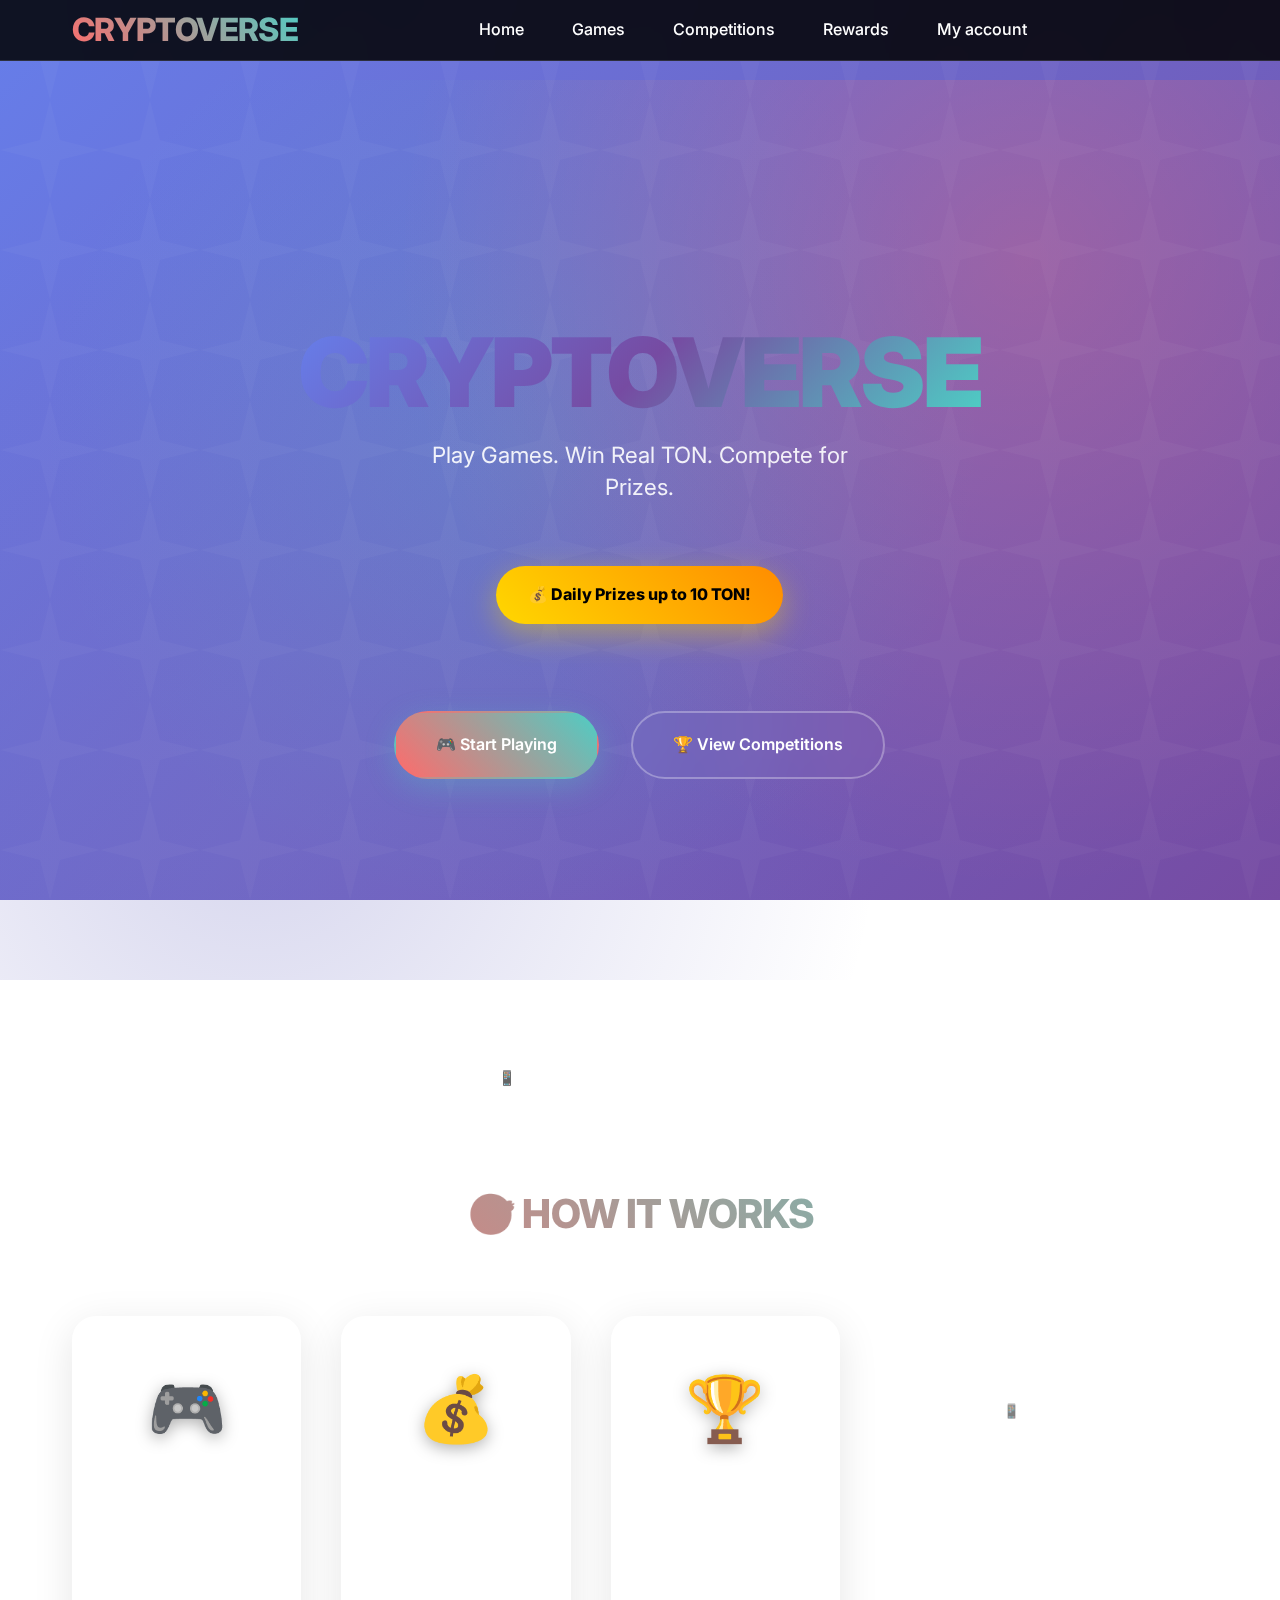
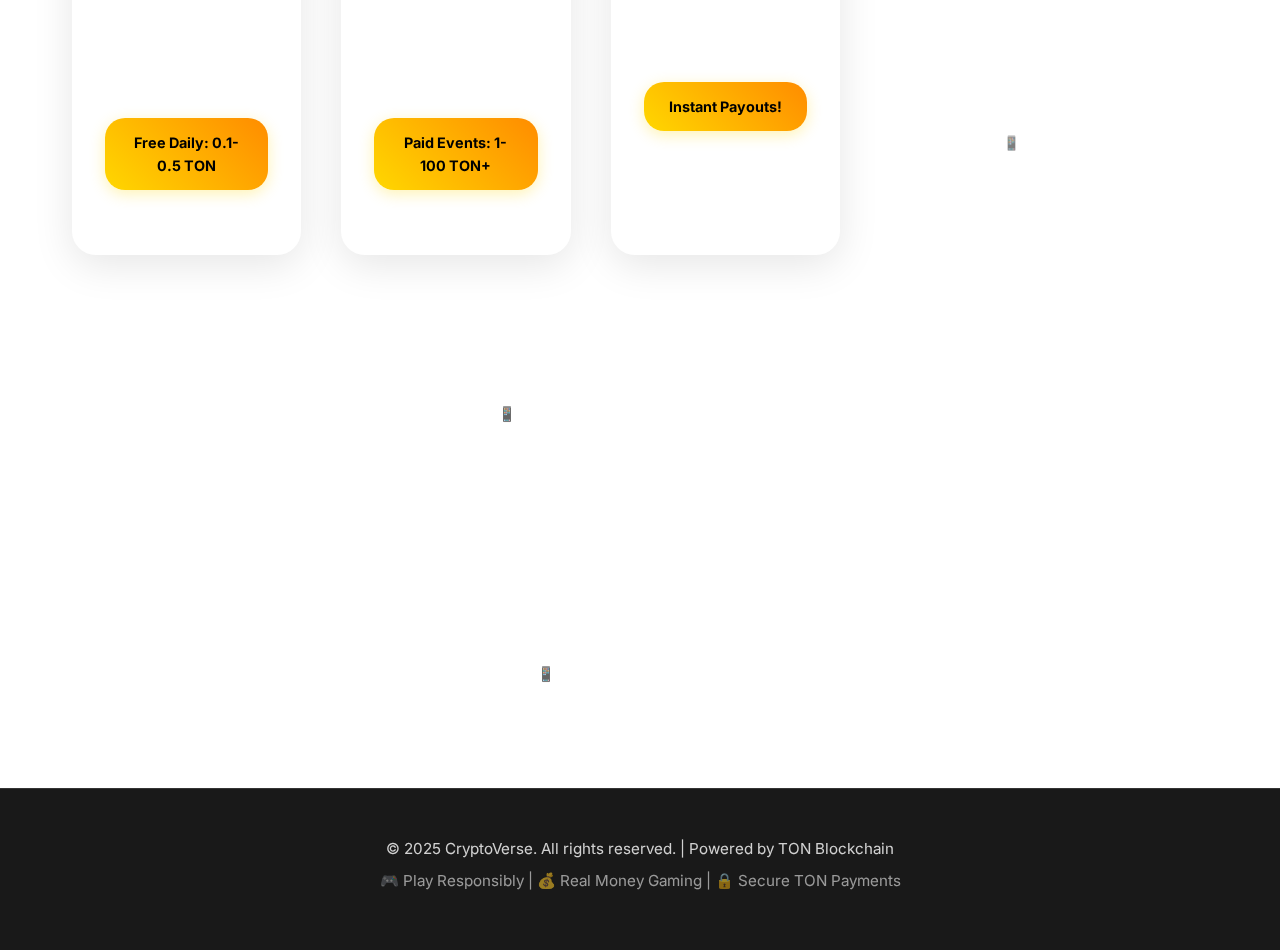
<file: index.html>
<!DOCTYPE html>
<html lang="en">
<head>
    <meta charset="UTF-8">
    <meta name="viewport" content="width=device-width, initial-scale=1.0, maximum-scale=5.0">
    <title>CryptoVerse - Win Real TON Playing Games</title>
    <link rel="stylesheet" href="styles.css">
</head>
<body>
    <!-- Header -->
    <header>
        <nav class="container">
            <div class="logo">CryptoVerse</div>
            <ul class="nav-links">
                <li><a href="#" onclick="showSection('home')">Home</a></li>
                <li><a href="#" onclick="showSection('games')">Games</a></li>
                <li><a href="#" onclick="showSection('competitions')">Competitions</a></li>
                <li><a href="#" onclick="showSection('rewards')">Rewards</a></li>
                <li><a href="#" onclick="showSection('account')">My account</a></li> <!-- DANGER -->
            </ul>
            <div class="auth-buttons" id="auth-container">
                <script async src="https://telegram.org/js/telegram-widget.js?21"
                    data-telegram-login="tongames_test_bot"
                    data-size="large"
                    data-userpic="true"
                    data-onauth="onTelegramAuth(user)"
                    data-request-access="write">
                </script>
            </div>
                <script>
                function onTelegramAuth(user) {
                    const authContainer = document.getElementById("auth-container");
                        authContainer.innerHTML = `
                            <div class="user-info" style="display:flex;align-items:center;">
                            <img src="${user.photo_url}" style="width:40px; height:40px; border-radius:50%; margin-right:10px;" />
                            <span style="font-size:16px;">${user.first_name}</span>
                            </div>
                            `;
                            localStorage.setItem("telegramUser", JSON.stringify(user));
                            }
                </script>
        </nav>
    </header>

    <!-- Home Section -->
    <section id="home" class="section active">
        <div class="hero">
            <div class="hero-content">
                <h1>CryptoVerse</h1>
                <p>Play Games. Win Real TON. Compete for Prizes.</p>
                <div class="prize-highlight">💰 Daily Prizes up to 10 TON!</div>
                <div class="hero-buttons">
                    <a href="#" class="btn btn-primary" onclick="showSection('games')">🎮 Start Playing</a>
                    <a href="#" class="btn btn-secondary" onclick="showSection('competitions')">🏆 View Competitions</a>
                </div>
            </div>
        </div>

        <!-- Top Banner Ad -->
        <div class="container">
            <div class="ad-banner">
                📱 Advertisement Space - 728x90 Banner
            </div>
        </div>

        <div class="container">
            <h2>🎯 How It Works</h2>
            
            <div class="content-with-ads">
                <div class="main-content">
                    <div class="games-grid">
                        <div class="game-card">
                            <span class="game-icon">🎮</span>
                            <h3>Play Free Games</h3>
                            <p>Start with free games to practice and earn small rewards from our ad revenue.</p>
                            <div class="prize-info">Free Daily: 0.1-0.5 TON</div>
                        </div>
                        <div class="game-card">
                            <span class="game-icon">💰</span>
                            <h3>Enter Competitions</h3>
                            <p>Join paid competitions with entry fees for bigger prize pools and serious competition.</p>
                            <div class="prize-info">Paid Events: 1-100 TON+</div>
                        </div>
                        <div class="game-card">
                            <span class="game-icon">🏆</span>
                            <h3>Win Real TON</h3>
                            <p>Get paid automatically to your TON wallet at the end of each competition period.</p>
                            <div class="prize-info">Instant Payouts!</div>
                        </div>
                    </div>
                </div>
                
                <div class="ads-sidebar">
                    <div class="ad-sidebar">📱 Sidebar Ad<br>300x250<br>Rectangle</div>
                    <div class="ad-sidebar">📱 Sidebar Ad<br>300x600<br>Half Page</div>
                </div>
            </div>
        </div>

        <!-- Another Banner Ad -->
        <div class="container">
            <div class="ad-banner">
                📱 Advertisement Space - 728x90 Banner
            </div>
        </div>
    </section>

    <!-- Games Section -->
    <section id="games" class="section">
        <div class="container">
            <h2>🎮 Games</h2>
            
            <!-- Ad Banner -->
            <div class="ad-banner">
                📱 Games Section Ad - 728x90 Banner
            </div>
            
            <div class="content-with-ads">
                <div class="main-content">
                    <h3>🎯 Strategy Games</h3>
                    <div class="games-grid">
                        <div class="game-card">
                            <div class="game-icon">♟️</div>
                            <h3>Chess</h3>
                            <p>Classic chess against people or AI!</p>
                            <button class="btn btn-primary" onclick="playGame('chess')">Play Now</button>
                        </div>
                        <div class="game-card">
                            <div class="game-icon">⚫</div>
                            <h3>Checkers</h3>
                            <p>Strategic checkers matches with prize pools!</p>
                            <button class="btn btn-primary" onclick="playGame('checkers')">Play Now</button>
                        </div>
                    </div>
                    <br>
                    <h3>🎪 Arcade Games</h3>
                    <div class="games-grid">
                        <div class="game-card">
                            <div class="game-icon">🦅</div>
                            <h3>Flappy Bird</h3>
                            <p>Navigate through pipes in this classic arcade game!</p>
                            <button class="btn btn-primary" onclick="playGame('flappy')">Play Now</button>
                        </div>
                        <div class="game-card">
                            <div class="game-icon">🔢</div>
                            <h3>2048</h3>
                            <p>Combine tiles to reach the magical 2048 number!</p>
                            <button class="btn btn-primary" onclick="playGame('2048')">Play Now</button>
                        </div>
                        <div class="game-card">
                            <div class="game-icon">🐍</div>
                            <h3>Snake</h3>
                            <p>Eat and grow longer without hitting yourself!</p>
                            <button class="btn btn-primary" onclick="playGame('snake')">Play Now</button>
                        </div>
                        <div class="game-card">
                            <div class="game-icon">🎴</div>
                            <h3>Memory Match</h3>
                            <p>Test your memory by matching pairs of cards!</p>
                            <button class="btn btn-primary" onclick="playGame('memory')">Play Now</button>
                        </div>
                        <div class="game-card">
                            <div class="game-icon">💣</div>
                            <h3>Minesweeper</h3>
                            <p>A game where you don't have a right to make a mistake...</p>
                            <button class="btn btn-primary" onclick="playGame('minesweeper')">Play Now</button>
                        </div>
                        <div class="game-card">
                            <div class="game-icon">💥</div>
                            <h3>Breakout</h3>
                            <p>Crush bricks with a ball and don't let the ball fall!</p>
                            <button class="btn btn-primary" onclick="playGame('breakout')">Play Now</button>
                        </div>
                    </div>
                        <h3>🎲 Free casino (no real money!)</h3>
                        <div class="games-grid">
                            <div class="game-card">
                                <div class="game-icon">🎰</div>
                                <h3>Slots</h3>
                                <p>Play slots!</p>
                                <button class="btn btn-primary" onclick="playGame('slots')">Play Now</button>
                            </div>
                            <div class="game-card">
                                <div class="game-icon">♣</div>
                                <h3>Blackjack</h3>
                                <p>Play blackjack!</p>
                                <button class="btn btn-primary" onclick="playGame('blackjack')">Play Now</button>
                            </div>
                            <div class="game-card">
                                <div class="game-icon">🎱</div>
                                <h3>Plinko</h3>
                                <p>Play plinko!</p>
                                <button class="btn btn-primary" onclick="playGame('plinko')">Play Now</button>
                            </div>
                    </div>
                </div>
                
                <div class="ads-sidebar">
                    <div class="ad-sidebar">📱 Game Ads<br>300x250<br>Rectangle</div>
                    <div class="ad-sidebar">📱 Sponsored<br>Games<br>300x250</div>
                    <div class="ad-sidebar">📱 Video Ad<br>300x250<br>Rewarded</div>
                </div>
            </div>

            <!-- Ad Banner -->
            <div class="ad-banner">
                📱 Between Games Ad - 728x90 Banner
            </div>
        </div>
    </section>

    <!-- Competitions Section -->
    <section id="competitions" class="section">
        <div class="container">
            <h2>🏆 Competitions</h2>
            
            <!-- Ad Banner -->
            <div class="ad-banner">
                📱 Competitions Ad - 728x90 Banner
            </div>
            
            <div class="content-with-ads">
                <div class="main-content">
                    <h3>🆓 Free Competitions</h3>
                    <div class="competition-grid">
                        <div class="competition-card">
                            <div class="competition-header">
                                <h4>♃ Daily Chess Challenge</h4>
                                <div>
                                    <span class="entry-fee" style="background: #4ecdc4; color: #000;">FREE</span>
                                    <span class="prize-pool">0.5 TON Pool</span>
                                </div>
                            </div>
                            <p>Free daily chess tournament funded by ad revenue!</p>
                            <p><strong>Ends:</strong> Today 11:59 PM</p>
                            <p><strong>Players:</strong> 34/100</p>
                            <button class="btn btn-primary">Join Free</button>
                        </div>

                        <div class="competition-card">
                            <div class="competition-header">
                                <h4>🧩 Daily Puzzle Rush</h4>
                                <div>
                                    <span class="entry-fee" style="background: #4ecdc4; color: #000;">FREE</span>
                                    <span class="prize-pool">0.3 TON Pool</span>
                                </div>
                            </div>
                            <p>Best combined score across all puzzle games wins!</p>
                            <p><strong>Ends:</strong> Today 11:59 PM</p>
                            <p><strong>Players:</strong> 67/unlimited</p>
                            <button class="btn btn-primary">Join Free</button>
                        </div>

                        <div class="competition-card">
                            <div class="competition-header">
                                <h4>🧠 Free Trivia Night</h4>
                                <div>
                                    <span class="entry-fee" style="background: #4ecdc4; color: #000;">FREE</span>
                                    <span class="prize-pool">0.2 TON Pool</span>
                                </div>
                            </div>
                            <p>Weekly free trivia with ad-sponsored prizes!</p>
                            <p><strong>Ends:</strong> Friday 8:00 PM</p>
                            <p><strong>Players:</strong> 89/unlimited</p>
                            <button class="btn btn-primary">Join Free</button>
                        </div>
                    </div>

                    <h3>💰 Paid Competitions</h3>
                    <div class="competition-grid">
                        <div class="competition-card">
                            <div class="competition-header">
                                <h4>🏆 Premium Chess Tournament</h4>
                                <div>
                                    <span class="entry-fee">1 TON Entry</span>
                                    <span class="prize-pool">10 TON Pool</span>
                                </div>
                            </div>
                            <p>High-stakes chess with serious players. Winner takes 70%!</p>
                            <p><strong>Ends:</strong> Today 11:59 PM</p>
                            <p><strong>Players:</strong> 8/12</p>
                            <button class="btn btn-primary">Join (1 TON)</button>
                        </div>

                        <div class="competition-card">
                            <div class="competition-header">
                                <h4>📊 Weekly Coding Challenge</h4>
                                <div>
                                    <span class="entry-fee">2 TON Entry</span>
                                    <span class="prize-pool">50 TON Pool</span>
                                </div>
                            </div>
                            <p>Algorithmic challenges. Top 3 winners split the pot!</p>
                            <p><strong>Ends:</strong> Sunday 11:59 PM</p>
                            <p><strong>Players:</strong> 23/30</p>
                            <button class="btn btn-primary">Join (2 TON)</button>
                        </div>

                        <div class="competition-card">
                            <div class="competition-header">
                                <h4>🎯 Mixed Games Championship</h4>
                                <div>
                                    <span class="entry-fee">0.5 TON Entry</span>
                                    <span class="prize-pool">15 TON Pool</span>
                                </div>
                            </div>
                            <p>Multi-game tournament across chess, puzzles, and trivia!</p>
                            <p><strong>Ends:</strong> Saturday 6:00 PM</p>
                            <p><strong>Players:</strong> 28/40</p>
                            <button class="btn btn-primary">Join (0.5 TON)</button>
                        </div>
                    </div>

                    <h3>🚀 Upcoming Events</h3>
                    <div class="competition-grid">
                        <div class="competition-card" style="opacity: 0.8;">
                            <div class="competition-header">
                                <h4>🎯 Super Series Championship</h4>
                                <div>
                                    <span class="entry-fee">$10 Entry</span>
                                    <span class="prize-pool">$500+ Prize Pool</span>
                                </div>
                            </div>
                            <p>Multi-game championship with massive prizes!</p>
                            <p><strong>Starts:</strong> Next Monday</p>
                            <p><strong>Registration:</strong> Opens Soon</p>
                            <button class="btn btn-secondary" disabled>Coming Soon</button>
                        </div>
                    </div>
                </div>
                
                <div class="ads-sidebar">
                    <div class="ad-sidebar">📱 Competition<br>Sponsors<br>300x250</div>
                    <div class="ad-sidebar">📱 Crypto<br>Services<br>300x250</div>
                    <div class="ad-sidebar">📱 Gaming<br>Gear<br>300x250</div>
                </div>
            </div>

            <!-- Ad Banner -->
            <div class="ad-banner">
                📱 Competition Footer Ad - 728x90 Banner
            </div>
        </div>
    </section>

    <!-- Rewards Section -->
    <section id="rewards" class="section">
        <div class="container">
            <h2>💰 Rewards & Earnings</h2>
            
            <!-- Ad Banner -->
            <div class="ad-banner">
                📱 Rewards Section Ad - 728x90 Banner
            </div>
            
            <div class="content-with-ads">
                <div class="main-content">
                    <div class="leaderboard">
                        <h3>🏆 Top Earners This Week</h3>
                        <div class="leaderboard-item">
                            <div>
                                <span class="leaderboard-rank">#1</span>
                                <strong>ChessMaster2024</strong>
                            </div>
                            <div>
                                <span class="earnings-badge">15.5 TON</span>
                            </div>
                        </div>
                        <div class="leaderboard-item">
                            <div>
                                <span class="leaderboard-rank">#2</span>
                                <strong>CodeNinja</strong>
                            </div>
                            <div>
                                <span class="earnings-badge">12.3 TON</span>
                            </div>
                        </div>
                        <div class="leaderboard-item">
                            <div>
                                <span class="leaderboard-rank">#3</span>
                                <strong>QuizKing</strong>
                            </div>
                            <div>
                                <span class="earnings-badge">8.7 TON</span>
                            </div>
                        </div>
                        <div class="leaderboard-item">
                            <div>
                                <span class="leaderboard-rank">#4</span>
                                <strong>ArcadeHero</strong>
                            </div>
                            <div>
                                <span class="earnings-badge">6.2 TON</span>
                            </div>
                        </div>
                        <div class="leaderboard-item">
                            <div>
                                <span class="leaderboard-rank">#5</span>
                                <strong>PuzzlePro</strong>
                            </div>
                            <div>
                                <span class="earnings-badge">4.8 TON</span>
                            </div>
                        </div>
                    </div>

                    <div style="margin-top: 2rem; text-align: center; padding: 2rem; background: rgba(255, 255, 255, 0.1); border-radius: 15px;">
                        <h3>💎 Your Earnings</h3>
                        <p style="font-size: 1.5rem; margin: 1rem 0;"><span id="user-earnings">0</span> TON</p>
                        <p>Login with Telegram to start earning!</p>
                        <button class="btn btn-primary" onclick="showUserProfile()">View Profile</button>
                    </div>

                    <div style="margin-top: 2rem; padding: 2rem; background: rgba(255, 255, 255, 0.1); border-radius: 15px;">
                        <h3>📅 Payout Schedule</h3>
                        <ul style="list-style: none; padding: 0;">
                            <li style="padding: 0.5rem 0;"><strong>Daily Competitions:</strong> Paid at 12:00 AM UTC</li>
                            <li style="padding: 0.5rem 0;"><strong>Weekly Events:</strong> Paid every Monday 12:00 AM UTC</li>
                            <li style="padding: 0.5rem 0;"><strong>Special Tournaments:</strong> Paid immediately after completion</li>
                        </ul>
                    </div>
                </div>
                
                <div class="ads-sidebar">
                    <div class="ad-sidebar">📱 Crypto<br>Wallet<br>300x250</div>
                    <div class="ad-sidebar">📱 Trading<br>Platform<br>300x250</div>
                    <div class="ad-sidebar">📱 DeFi<br>Services<br>300x250</div>
                </div>
            </div>

            <!-- Ad Banner -->
            <div class="ad-banner">
                📱 Rewards Footer Ad - 728x90 Banner
            </div>
        </div>
    </section>

    <!-- DANGER -->

    <section id="account" class="section">
        <h2>My account</h2>
        <div id="account-info">
            
        </div>

    </section>
    
    <!-- Footer with Ad -->
    <div class="container">
        <div class="ad-banner">
            📱 Footer Ad - 728x90 Banner
        </div>
    </div>

    <footer>
        <div class="container">
            <p>&copy; 2025 CryptoVerse. All rights reserved. | Powered by TON Blockchain</p>
            <p style="margin-top: 0.5rem; opacity: 0.7;">🎮 Play Responsibly | 💰 Real Money Gaming | 🔒 Secure TON Payments</p>
        </div>
    </footer>

    <!-- Game Player Modal -->
    <div id="game-modal" style="display:none; position:fixed; top:0; left:0; width:100vw; height:100vh; background:rgba(0,0,0,0.85); z-index:9999; justify-content:center; align-items:center;">
        <div style="position:relative; width:90%; max-width:800px; height:90%; background:#000; border-radius:12px; overflow:hidden;">
            <iframe id="game-frame" src="" style="width:100%; height:100%; border:none;"></iframe>
            <button onclick="closeGame()" style="position:absolute; top:10px; right:10px; background:red; color:white; border:none; padding:8px 12px; border-radius:6px; cursor:pointer;">
                ✖ Close
            </button>
        </div>
    </div>

    <script src="script.js"></script>
</body>

</html>
</file>
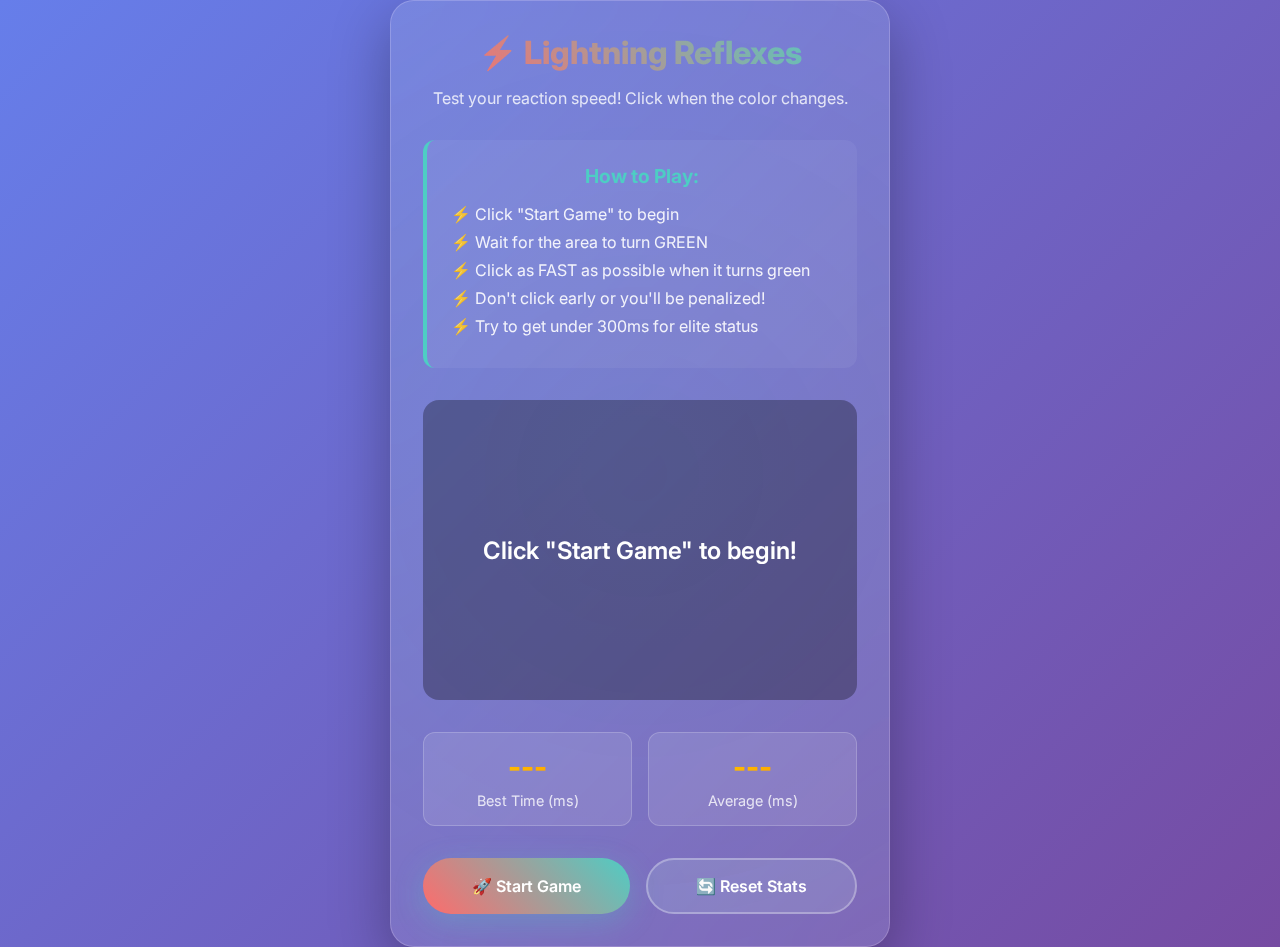
<file: rea.html>
<!DOCTYPE html>
<html lang="en">
<head>
    <meta charset="UTF-8">
    <meta name="viewport" content="width=device-width, initial-scale=1.0">
    <title>Lightning Reflexes - TonArcade</title>
    <style>
        @import url('https://fonts.googleapis.com/css2?family=Inter:wght@400;600;700;800&display=swap');

        * {
            margin: 0;
            padding: 0;
            box-sizing: border-box;
        }

        body {
            font-family: 'Inter', -apple-system, BlinkMacSystemFont, sans-serif;
            background: linear-gradient(135deg, #667eea 0%, #764ba2 100%);
            min-height: 100vh;
            display: flex;
            align-items: center;
            justify-content: center;
            color: white;
            overflow: hidden;
        }

        .game-container {
            background: rgba(255, 255, 255, 0.1);
            backdrop-filter: blur(20px);
            border-radius: 24px;
            padding: 2rem;
            border: 1px solid rgba(255, 255, 255, 0.2);
            box-shadow: 0 20px 60px rgba(0, 0, 0, 0.3);
            text-align: center;
            width: 90%;
            max-width: 500px;
            position: relative;
            overflow: hidden;
        }

        .game-container::before {
            content: '';
            position: absolute;
            top: -50%;
            left: -50%;
            width: 200%;
            height: 200%;
            background: radial-gradient(circle, rgba(78, 205, 196, 0.1) 0%, transparent 70%);
            animation: glow 6s ease-in-out infinite alternate;
            pointer-events: none;
        }

        @keyframes glow {
            0% { transform: scale(0.8) rotate(0deg); }
            100% { transform: scale(1.2) rotate(10deg); }
        }

        .game-title {
            font-size: 2rem;
            font-weight: 800;
            margin-bottom: 1rem;
            background: linear-gradient(45deg, #ff6b6b, #4ecdc4);
            -webkit-background-clip: text;
            -webkit-text-fill-color: transparent;
            background-clip: text;
            position: relative;
            z-index: 2;
        }

        .game-subtitle {
            font-size: 1rem;
            opacity: 0.8;
            margin-bottom: 2rem;
            position: relative;
            z-index: 2;
        }

        .game-area {
            width: 100%;
            height: 300px;
            background: rgba(0, 0, 0, 0.3);
            border-radius: 16px;
            display: flex;
            align-items: center;
            justify-content: center;
            font-size: 1.5rem;
            font-weight: 600;
            margin-bottom: 2rem;
            cursor: pointer;
            transition: all 0.3s ease;
            position: relative;
            z-index: 2;
            border: 2px solid transparent;
            user-select: none;
        }

        .game-area:hover {
            background: rgba(0, 0, 0, 0.4);
        }

        .game-area.waiting {
            background: linear-gradient(45deg, #ff6b6b, #ff4757);
            color: white;
            animation: pulse 2s ease-in-out infinite;
        }

        .game-area.ready {
            background: linear-gradient(45deg, #4ecdc4, #45b7d1);
            color: white;
        }

        .game-area.clicked {
            background: linear-gradient(45deg, #ffd700, #ff8c00);
            color: black;
        }

        .game-area.too-early {
            background: linear-gradient(45deg, #ff4757, #c44569);
            color: white;
            animation: shake 0.5s ease-in-out;
        }

        @keyframes pulse {
            0%, 100% { transform: scale(1); }
            50% { transform: scale(1.02); }
        }

        @keyframes shake {
            0%, 100% { transform: translateX(0); }
            25% { transform: translateX(-10px); }
            75% { transform: translateX(10px); }
        }

        .stats {
            display: grid;
            grid-template-columns: 1fr 1fr;
            gap: 1rem;
            margin-bottom: 2rem;
            position: relative;
            z-index: 2;
        }

        .stat-card {
            background: rgba(255, 255, 255, 0.1);
            border-radius: 12px;
            padding: 1rem;
            border: 1px solid rgba(255, 255, 255, 0.2);
        }

        .stat-value {
            font-size: 1.8rem;
            font-weight: 800;
            background: linear-gradient(45deg, #ffd700, #ff8c00);
            -webkit-background-clip: text;
            -webkit-text-fill-color: transparent;
            background-clip: text;
        }

        .stat-label {
            font-size: 0.9rem;
            opacity: 0.8;
            margin-top: 0.5rem;
        }

        .controls {
            display: flex;
            gap: 1rem;
            position: relative;
            z-index: 2;
        }

        .btn {
            flex: 1;
            padding: 1rem 1.5rem;
            border: none;
            border-radius: 50px;
            cursor: pointer;
            font-weight: 600;
            font-size: 1rem;
            text-decoration: none;
            text-align: center;
            transition: all 0.4s ease;
            font-family: inherit;
            position: relative;
            overflow: hidden;
        }

        .btn::before {
            content: '';
            position: absolute;
            top: 0;
            left: -100%;
            width: 100%;
            height: 100%;
            background: linear-gradient(90deg, transparent, rgba(255, 255, 255, 0.2), transparent);
            transition: left 0.6s;
        }

        .btn:hover::before {
            left: 100%;
        }

        .btn-primary {
            background: linear-gradient(45deg, #ff6b6b, #4ecdc4);
            color: white;
            box-shadow: 0 8px 30px rgba(78, 205, 196, 0.3);
        }

        .btn-primary:hover {
            transform: translateY(-3px);
            box-shadow: 0 12px 40px rgba(78, 205, 196, 0.4);
        }

        .btn-secondary {
            background: transparent;
            color: white;
            border: 2px solid rgba(255, 255, 255, 0.3);
            backdrop-filter: blur(10px);
        }

        .btn-secondary:hover {
            transform: translateY(-3px);
            border-color: #4ecdc4;
            background: rgba(78, 205, 196, 0.1);
        }

        .instructions {
            background: rgba(255, 255, 255, 0.05);
            border-radius: 12px;
            padding: 1.5rem;
            margin-bottom: 2rem;
            border-left: 4px solid #4ecdc4;
            position: relative;
            z-index: 2;
        }

        .instructions h3 {
            font-size: 1.2rem;
            margin-bottom: 1rem;
            color: #4ecdc4;
        }

        .instructions ul {
            list-style: none;
            text-align: left;
        }

        .instructions li {
            margin-bottom: 0.5rem;
            padding-left: 1.5rem;
            position: relative;
            opacity: 0.9;
        }

        .instructions li::before {
            content: '⚡';
            position: absolute;
            left: 0;
            color: #ffd700;
        }

        .high-score-banner {
            background: linear-gradient(45deg, #ffd700, #ff8c00);
            color: black;
            padding: 0.5rem 1rem;
            border-radius: 20px;
            font-weight: 700;
            margin-bottom: 1rem;
            animation: shine 2s infinite;
            position: relative;
            z-index: 2;
        }

        @keyframes shine {
            0%, 100% { box-shadow: 0 0 20px rgba(255, 215, 0, 0.3); }
            50% { box-shadow: 0 0 40px rgba(255, 215, 0, 0.6); }
        }

        /* Mobile Optimizations */
        @media (max-width: 768px) {
            .game-container {
                padding: 1.5rem;
                margin: 1rem;
            }

            .game-title {
                font-size: 1.5rem;
            }

            .game-area {
                height: 250px;
                font-size: 1.2rem;
            }

            .controls {
                flex-direction: column;
            }

            .btn {
                padding: 1.2rem;
            }

            .stats {
                grid-template-columns: 1fr;
                gap: 0.5rem;
            }

            .stat-card {
                padding: 0.8rem;
            }

            .stat-value {
                font-size: 1.5rem;
            }
        }

        .result-popup {
            position: fixed;
            top: 50%;
            left: 50%;
            transform: translate(-50%, -50%);
            background: rgba(0, 0, 0, 0.9);
            backdrop-filter: blur(20px);
            border-radius: 20px;
            padding: 2rem;
            border: 2px solid #4ecdc4;
            text-align: center;
            z-index: 1000;
            min-width: 300px;
            display: none;
        }

        .result-popup.show {
            display: block;
            animation: popIn 0.3s ease-out;
        }

        @keyframes popIn {
            0% { transform: translate(-50%, -50%) scale(0.8); opacity: 0; }
            100% { transform: translate(-50%, -50%) scale(1); opacity: 1; }
        }

        .result-title {
            font-size: 1.5rem;
            font-weight: 700;
            margin-bottom: 1rem;
            color: #4ecdc4;
        }

        .result-time {
            font-size: 2rem;
            font-weight: 800;
            background: linear-gradient(45deg, #ffd700, #ff8c00);
            -webkit-background-clip: text;
            -webkit-text-fill-color: transparent;
            background-clip: text;
            margin-bottom: 1rem;
        }
    </style>
</head>
<body>
    <div class="game-container">
        <h1 class="game-title">⚡ Lightning Reflexes</h1>
        <p class="game-subtitle">Test your reaction speed! Click when the color changes.</p>
        
        <div class="instructions">
            <h3>How to Play:</h3>
            <ul>
                <li>Click "Start Game" to begin</li>
                <li>Wait for the area to turn GREEN</li>
                <li>Click as FAST as possible when it turns green</li>
                <li>Don't click early or you'll be penalized!</li>
                <li>Try to get under 300ms for elite status</li>
            </ul>
        </div>

        <div id="gameArea" class="game-area">
            <span id="gameText">Click "Start Game" to begin!</span>
        </div>

        <div class="stats">
            <div class="stat-card">
                <div class="stat-value" id="bestTime">---</div>
                <div class="stat-label">Best Time (ms)</div>
            </div>
            <div class="stat-card">
                <div class="stat-value" id="avgTime">---</div>
                <div class="stat-label">Average (ms)</div>
            </div>
        </div>

        <div class="controls">
            <button class="btn btn-primary" id="startBtn" onclick="startGame()">🚀 Start Game</button>
            <button class="btn btn-secondary" id="resetBtn" onclick="resetStats()">🔄 Reset Stats</button>
        </div>
    </div>

    <!-- Result Popup -->
    <div id="resultPopup" class="result-popup">
        <div class="result-title">⚡ Result!</div>
        <div class="result-time" id="resultTime">250ms</div>
        <div id="resultMessage">Excellent reflexes!</div>
        <button class="btn btn-primary" onclick="closeResult()" style="margin-top: 1rem;">Continue</button>
    </div>

    <script>
        let gameState = 'waiting'; // 'waiting', 'ready', 'clicked'
        let startTime = 0;
        let gameTimeout = null;
        let attempts = [];
        let bestTime = localStorage.getItem('reflexBestTime') || null;
        let totalAttempts = parseInt(localStorage.getItem('reflexAttempts') || '0');

        const gameArea = document.getElementById('gameArea');
        const gameText = document.getElementById('gameText');
        const startBtn = document.getElementById('startBtn');
        const bestTimeEl = document.getElementById('bestTime');
        const avgTimeEl = document.getElementById('avgTime');
        const resultPopup = document.getElementById('resultPopup');
        const resultTime = document.getElementById('resultTime');
        const resultMessage = document.getElementById('resultMessage');

        // Load stats
        updateStatsDisplay();

        function startGame() {
            if (gameState !== 'waiting') return;
            
            gameState = 'waiting';
            gameArea.className = 'game-area waiting';
            gameText.textContent = 'Wait for GREEN...';
            startBtn.disabled = true;
            
            // Random delay between 2-6 seconds
            const delay = Math.random() * 4000 + 2000;
            
            gameTimeout = setTimeout(() => {
                if (gameState === 'waiting') {
                    gameState = 'ready';
                    gameArea.className = 'game-area ready';
                    gameText.textContent = 'CLICK NOW!';
                    startTime = Date.now();
                }
            }, delay);
        }

        function handleGameAreaClick() {
            if (gameState === 'waiting') {
                // Clicked too early
                clearTimeout(gameTimeout);
                gameState = 'clicked';
                gameArea.className = 'game-area too-early';
                gameText.textContent = 'Too early! Wait for GREEN';
                
                setTimeout(() => {
                    resetGame();
                }, 1500);
                
            } else if (gameState === 'ready') {
                // Perfect timing
                const reactionTime = Date.now() - startTime;
                gameState = 'clicked';
                gameArea.className = 'game-area clicked';
                gameText.textContent = `${reactionTime}ms!`;
                
                // Record the attempt
                attempts.push(reactionTime);
                totalAttempts++;
                
                // Update best time
                if (!bestTime || reactionTime < bestTime) {
                    bestTime = reactionTime;
                    localStorage.setItem('reflexBestTime', bestTime);
                    
                    // Show high score banner briefly
                    showHighScoreBanner();
                }
                
                localStorage.setItem('reflexAttempts', totalAttempts);
                updateStatsDisplay();
                
                // Show result popup
                showResult(reactionTime);
                
                // Reset after showing result
                setTimeout(() => {
                    resetGame();
                }, 2000);
            }
        }

        function showResult(time) {
            resultTime.textContent = `${time}ms`;
            
            let message = '';
            let emoji = '';
            
            if (time < 200) {
                message = 'INCREDIBLE! Pro gamer reflexes! 🏆';
                emoji = '🔥';
            } else if (time < 250) {
                message = 'Excellent! Lightning fast! ⚡';
                emoji = '⚡';
            } else if (time < 300) {
                message = 'Very good! Above average! 👏';
                emoji = '👏';
            } else if (time < 400) {
                message = 'Good reflexes! Keep practicing! 👍';
                emoji = '👍';
            } else if (time < 500) {
                message = 'Not bad! Room for improvement! 💪';
                emoji = '💪';
            } else {
                message = 'Keep trying! Practice makes perfect! 🎯';
                emoji = '🎯';
            }
            
            document.getElementById('resultMessage').textContent = message;
            resultPopup.classList.add('show');
        }

        function closeResult() {
            resultPopup.classList.remove('show');
        }

        function showHighScoreBanner() {
            const banner = document.createElement('div');
            banner.className = 'high-score-banner';
            banner.textContent = `🏆 NEW RECORD: ${bestTime}ms!`;
            
            document.querySelector('.game-container').insertBefore(banner, document.querySelector('.game-area'));
            
            setTimeout(() => {
                banner.remove();
            }, 3000);
        }

        function resetGame() {
            gameState = 'waiting';
            gameArea.className = 'game-area';
            gameText.textContent = 'Click "Start Game" to begin!';
            startBtn.disabled = false;
            clearTimeout(gameTimeout);
        }

        function resetStats() {
            if (confirm('Are you sure you want to reset all stats?')) {
                localStorage.removeItem('reflexBestTime');
                localStorage.removeItem('reflexAttempts');
                bestTime = null;
                totalAttempts = 0;
                attempts = [];
                updateStatsDisplay();
            }
        }

        function updateStatsDisplay() {
            bestTimeEl.textContent = bestTime ? `${bestTime}ms` : '---';
            
            if (attempts.length > 0) {
                const avg = Math.round(attempts.reduce((a, b) => a + b, 0) / attempts.length);
                avgTimeEl.textContent = `${avg}ms`;
            } else {
                avgTimeEl.textContent = '---';
            }
        }

        // Event listeners
        gameArea.addEventListener('click', handleGameAreaClick);
        gameArea.addEventListener('touchstart', function(e) {
            e.preventDefault();
            handleGameAreaClick();
        });

        // Prevent context menu on mobile
        gameArea.addEventListener('contextmenu', function(e) {
            e.preventDefault();
        });

        // Keyboard support (spacebar)
        document.addEventListener('keydown', function(e) {
            if (e.code === 'Space') {
                e.preventDefault();
                if (gameState === 'waiting' && startBtn.disabled) {
                    handleGameAreaClick();
                } else if (gameState === 'ready') {
                    handleGameAreaClick();
                } else if (gameState === 'waiting' && !startBtn.disabled) {
                    startGame();
                }
            }
        });

        // Game completion event (for future API integration)
        function submitScore(score) {
            // This will connect to your backend later
            console.log('Score submitted:', score);
            
            // Future API call example:
            /*
            fetch('/api/submit-score', {
                method: 'POST',
                headers: { 'Content-Type': 'application/json' },
                body: JSON.stringify({
                    game: 'lightning-reflexes',
                    score: score,
                    timestamp: Date.now()
                })
            });
            */
        }

        // Auto-submit best scores (for tournaments)
        window.addEventListener('beforeunload', function() {
            if (bestTime) {
                submitScore(bestTime);
            }
        });
    </script>
</body>
</html>
</file>
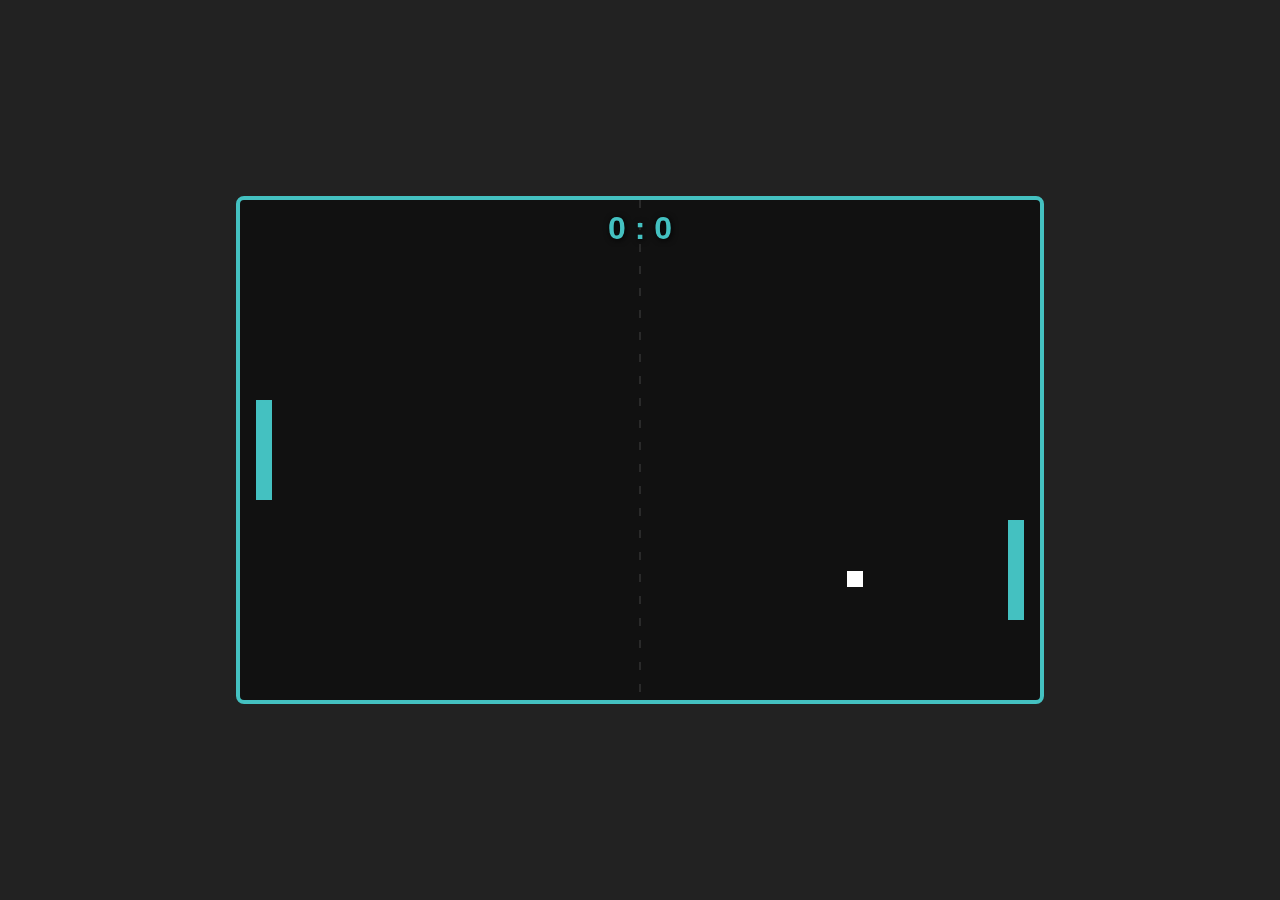
<file: games/pong.html>
<!DOCTYPE html>
<html lang="en">
<head>
  <meta charset="UTF-8">
  <title>Simple Pong Game</title>
  <style>
    body {
  background: #222;
  color: #fff;
  font-family: Arial, sans-serif;
  display: flex;
  justify-content: center;
  align-items: center;
  height: 100vh;
  margin: 0;
}

#gameContainer {
  position: relative;
}

#pongCanvas {
  background: #111;
  display: block;
  border: 4px solid #44c1c1;
  border-radius: 8px;
}

#score {
  position: absolute;
  top: 14px;
  left: 50%;
  transform: translateX(-50%);
  font-size: 2em;
  font-weight: bold;
  color: #44c1c1;
  text-shadow: 1px 1px 6px #000;
  pointer-events: none;
}
  </style>
</head>
<body>
  <div id="gameContainer">
    <canvas id="pongCanvas" width="800" height="500"></canvas>
    <div id="score">
      <span id="leftScore">0</span> : <span id="rightScore">0</span>
    </div>
  </div>
  <script>
  const canvas = document.getElementById('pongCanvas');
const ctx = canvas.getContext('2d');

// Game objects
const paddleHeight = 100;
const paddleWidth = 16;
const ballSize = 16;
const canvasWidth = canvas.width;
const canvasHeight = canvas.height;

let leftPaddleY = canvasHeight/2 - paddleHeight/2;
let rightPaddleY = canvasHeight/2 - paddleHeight/2;

const leftPaddleX = 16;
const rightPaddleX = canvasWidth - paddleWidth - 16;

let ballX = canvasWidth/2 - ballSize/2;
let ballY = canvasHeight/2 - ballSize/2;
let ballSpeedX = 5 * (Math.random() > 0.5 ? 1 : -1);
let ballSpeedY = 3 * (Math.random() > 0.5 ? 1 : -1);

let leftScore = 0;
let rightScore = 0;

// Mouse controls for left paddle
canvas.addEventListener('mousemove', function(e) {
  const rect = canvas.getBoundingClientRect();
  let mouseY = e.clientY - rect.top;
  leftPaddleY = mouseY - paddleHeight/2;
  if (leftPaddleY < 0) leftPaddleY = 0;
  if (leftPaddleY > canvasHeight - paddleHeight) leftPaddleY = canvasHeight - paddleHeight;
});

// Draw everything
function draw() {
  ctx.clearRect(0, 0, canvasWidth, canvasHeight);

  // Draw paddles
  ctx.fillStyle = '#44c1c1';
  ctx.fillRect(leftPaddleX, leftPaddleY, paddleWidth, paddleHeight);
  ctx.fillRect(rightPaddleX, rightPaddleY, paddleWidth, paddleHeight);

  // Draw ball
  ctx.fillStyle = '#fff';
  ctx.fillRect(ballX, ballY, ballSize, ballSize);

  // Draw center line
  ctx.strokeStyle = '#444';
  ctx.setLineDash([8, 14]);
  ctx.beginPath();
  ctx.moveTo(canvasWidth/2, 0);
  ctx.lineTo(canvasWidth/2, canvasHeight);
  ctx.stroke();
  ctx.setLineDash([]);
}

// Ball movement & collision
function update() {
  // Move ball
  ballX += ballSpeedX;
  ballY += ballSpeedY;

  // Wall collision (top/bottom)
  if (ballY <= 0) {
    ballY = 0;
    ballSpeedY *= -1;
  }
  if (ballY + ballSize >= canvasHeight) {
    ballY = canvasHeight - ballSize;
    ballSpeedY *= -1;
  }

  // Paddle collision (left paddle)
  if (
    ballX <= leftPaddleX + paddleWidth &&
    ballY + ballSize > leftPaddleY &&
    ballY < leftPaddleY + paddleHeight
  ) {
    ballX = leftPaddleX + paddleWidth;
    ballSpeedX *= -1;
    // Add some "spin"
    let impact = (ballY + ballSize/2) - (leftPaddleY + paddleHeight/2);
    ballSpeedY = impact * 0.15;
  }

  // Paddle collision (right paddle)
  if (
    ballX + ballSize >= rightPaddleX &&
    ballY + ballSize > rightPaddleY &&
    ballY < rightPaddleY + paddleHeight
  ) {
    ballX = rightPaddleX - ballSize;
    ballSpeedX *= -1;
    let impact = (ballY + ballSize/2) - (rightPaddleY + paddleHeight/2);
    ballSpeedY = impact * 0.15;
  }

  // Score out of bounds
  if (ballX < 0) {
    rightScore++;
    resetBall();
  }
  if (ballX + ballSize > canvasWidth) {
    leftScore++;
    resetBall();
  }

  // Basic AI for right paddle
  let rightCenter = rightPaddleY + paddleHeight/2;
  if (rightCenter < ballY + ballSize/2 - 12) {
    rightPaddleY += 5;
  } else if (rightCenter > ballY + ballSize/2 + 12) {
    rightPaddleY -= 5;
  }
  // Clamp AI paddle
  if (rightPaddleY < 0) rightPaddleY = 0;
  if (rightPaddleY > canvasHeight - paddleHeight) rightPaddleY = canvasHeight - paddleHeight;

  // Update score display
  document.getElementById('leftScore').textContent = leftScore;
  document.getElementById('rightScore').textContent = rightScore;
}

// Reset ball to center
function resetBall() {
  ballX = canvasWidth/2 - ballSize/2;
  ballY = canvasHeight/2 - ballSize/2;
  ballSpeedX = 5 * (Math.random() > 0.5 ? 1 : -1);
  ballSpeedY = 3 * (Math.random() > 0.5 ? 1 : -1);
}

// Main loop
function gameLoop() {
  update();
  draw();
  requestAnimationFrame(gameLoop);
}

gameLoop();
  </script>
</body>
</html>
</file>
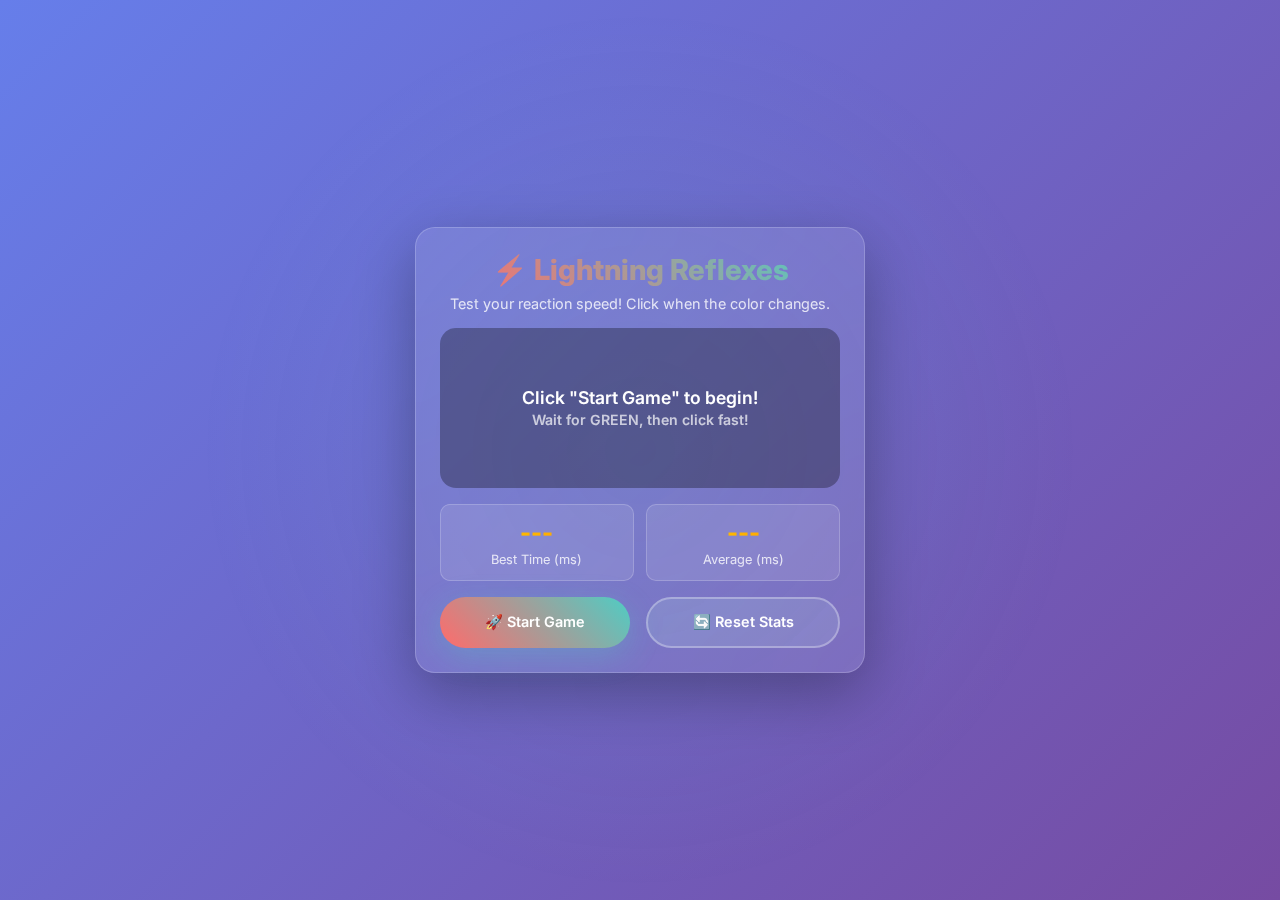
<file: games/reaction.html>
<!DOCTYPE html>
<html lang="en">
<head>
    <meta charset="UTF-8">
    <meta name="viewport" content="width=device-width, initial-scale=1.0">
    <title>Lightning Reflexes - TonArcade</title>
    <style>
        @import url('https://fonts.googleapis.com/css2?family=Inter:wght@400;600;700;800&display=swap');

        * {
            margin: 0;
            padding: 0;
            box-sizing: border-box;
        }

        body {
            font-family: 'Inter', -apple-system, BlinkMacSystemFont, sans-serif;
            background: linear-gradient(135deg, #667eea 0%, #764ba2 100%);
            min-height: 100vh;
            display: flex;
            align-items: center;
            justify-content: center;
            color: white;
            padding: 1rem;
            overflow-x: hidden;
        }

        .game-container {
            background: rgba(255, 255, 255, 0.1);
            backdrop-filter: blur(20px);
            border-radius: 20px;
            padding: 1.5rem;
            border: 1px solid rgba(255, 255, 255, 0.2);
            box-shadow: 0 20px 60px rgba(0, 0, 0, 0.3);
            text-align: center;
            width: 100%;
            max-width: 450px;
            position: relative;
        }

        .game-container::before {
            content: '';
            position: absolute;
            top: -50%;
            left: -50%;
            width: 200%;
            height: 200%;
            background: radial-gradient(circle, rgba(78, 205, 196, 0.1) 0%, transparent 70%);
            animation: glow 6s ease-in-out infinite alternate;
            pointer-events: none;
        }

        @keyframes glow {
            0% { transform: scale(0.8) rotate(0deg); }
            100% { transform: scale(1.2) rotate(10deg); }
        }

        .game-title {
            font-size: 1.8rem;
            font-weight: 800;
            margin-bottom: 0.5rem;
            background: linear-gradient(45deg, #ff6b6b, #4ecdc4);
            -webkit-background-clip: text;
            -webkit-text-fill-color: transparent;
            background-clip: text;
            position: relative;
            z-index: 2;
        }

        .game-subtitle {
            font-size: 0.9rem;
            opacity: 0.8;
            margin-bottom: 1rem;
            position: relative;
            z-index: 2;
        }

        .game-area {
            width: 100%;
            height: 160px;
            background: rgba(0, 0, 0, 0.3);
            border-radius: 16px;
            display: flex;
            align-items: center;
            justify-content: center;
            font-size: 1.1rem;
            font-weight: 600;
            margin-bottom: 1rem;
            cursor: pointer;
            transition: all 0.3s ease;
            position: relative;
            z-index: 2;
            border: 2px solid transparent;
            user-select: none;
        }

        .game-area:hover {
            background: rgba(0, 0, 0, 0.4);
        }

        .game-area.waiting {
            background: linear-gradient(45deg, #ff6b6b, #ff4757);
            color: white;
            animation: pulse 2s ease-in-out infinite;
        }

        .game-area.ready {
            background: linear-gradient(45deg, #4ecdc4, #45b7d1);
            color: white;
        }

        .game-area.clicked {
            background: linear-gradient(45deg, #ffd700, #ff8c00);
            color: black;
        }

        .game-area.too-early {
            background: linear-gradient(45deg, #ff4757, #c44569);
            color: white;
            animation: shake 0.5s ease-in-out;
        }

        @keyframes pulse {
            0%, 100% { transform: scale(1); }
            50% { transform: scale(1.02); }
        }

        @keyframes shake {
            0%, 100% { transform: translateX(0); }
            25% { transform: translateX(-10px); }
            75% { transform: translateX(10px); }
        }

        .stats {
            display: grid;
            grid-template-columns: 1fr 1fr;
            gap: 0.8rem;
            margin-bottom: 1rem;
            position: relative;
            z-index: 2;
        }

        .stat-card {
            background: rgba(255, 255, 255, 0.1);
            border-radius: 10px;
            padding: 0.8rem;
            border: 1px solid rgba(255, 255, 255, 0.2);
        }

        .stat-value {
            font-size: 1.5rem;
            font-weight: 800;
            background: linear-gradient(45deg, #ffd700, #ff8c00);
            -webkit-background-clip: text;
            -webkit-text-fill-color: transparent;
            background-clip: text;
        }

        .stat-label {
            font-size: 0.8rem;
            opacity: 0.8;
            margin-top: 0.3rem;
        }

        .controls {
            display: flex;
            gap: 1rem;
            position: relative;
            z-index: 2;
        }

        .btn {
            flex: 1;
            padding: 0.9rem 1.2rem;
            border: none;
            border-radius: 50px;
            cursor: pointer;
            font-weight: 600;
            font-size: 0.9rem;
            text-decoration: none;
            text-align: center;
            transition: all 0.4s ease;
            font-family: inherit;
            position: relative;
            overflow: hidden;
        }

        .btn::before {
            content: '';
            position: absolute;
            top: 0;
            left: -100%;
            width: 100%;
            height: 100%;
            background: linear-gradient(90deg, transparent, rgba(255, 255, 255, 0.2), transparent);
            transition: left 0.6s;
        }

        .btn:hover::before {
            left: 100%;
        }

        .btn-primary {
            background: linear-gradient(45deg, #ff6b6b, #4ecdc4);
            color: white;
            box-shadow: 0 8px 30px rgba(78, 205, 196, 0.3);
        }

        .btn-primary:hover {
            transform: translateY(-3px);
            box-shadow: 0 12px 40px rgba(78, 205, 196, 0.4);
        }

        .btn-secondary {
            background: transparent;
            color: white;
            border: 2px solid rgba(255, 255, 255, 0.3);
            backdrop-filter: blur(10px);
        }

        .btn-secondary:hover {
            transform: translateY(-3px);
            border-color: #4ecdc4;
            background: rgba(78, 205, 196, 0.1);
        }

        .instructions {
            background: rgba(255, 255, 255, 0.05);
            border-radius: 12px;
            padding: 1rem;
            margin-bottom: 1.5rem;
            border-left: 4px solid #4ecdc4;
            position: relative;
            z-index: 2;
        }

        .instructions h3 {
            font-size: 1rem;
            margin-bottom: 0.5rem;
            color: #4ecdc4;
        }

        .instructions ul {
            list-style: none;
            text-align: left;
        }

        .instructions li {
            margin-bottom: 0.3rem;
            padding-left: 1.5rem;
            position: relative;
            opacity: 0.9;
            font-size: 0.85rem;
        }

        .instructions li::before {
            content: '⚡';
            position: absolute;
            left: 0;
            color: #ffd700;
        }

        .high-score-banner {
            background: linear-gradient(45deg, #ffd700, #ff8c00);
            color: black;
            padding: 0.5rem 1rem;
            border-radius: 20px;
            font-weight: 700;
            margin-bottom: 1rem;
            animation: shine 2s infinite;
            position: relative;
            z-index: 2;
        }

        @keyframes shine {
            0%, 100% { box-shadow: 0 0 20px rgba(255, 215, 0, 0.3); }
            50% { box-shadow: 0 0 40px rgba(255, 215, 0, 0.6); }
        }

        /* Mobile Optimizations */
        @media (max-width: 768px) {
            body {
                padding: 0.5rem;
            }

            .game-container {
                padding: 1rem;
                margin: 0;
                width: 100%;
                border-radius: 16px;
            }

            .game-title {
                font-size: 1.5rem;
                margin-bottom: 0.3rem;
            }

            .game-subtitle {
                font-size: 0.8rem;
                margin-bottom: 0.8rem;
            }

            .game-area {
                height: 120px;
                font-size: 0.95rem;
                margin-bottom: 0.8rem;
            }

            .controls {
                flex-direction: column;
                gap: 0.6rem;
            }

            .btn {
                padding: 0.8rem;
                font-size: 0.85rem;
            }

            .stats {
                grid-template-columns: 1fr 1fr;
                gap: 0.6rem;
                margin-bottom: 0.8rem;
            }

            .stat-card {
                padding: 0.6rem;
            }

            .stat-value {
                font-size: 1.2rem;
            }

            .stat-label {
                font-size: 0.75rem;
            }
        }

        .result-popup {
            position: fixed;
            top: 50%;
            left: 50%;
            transform: translate(-50%, -50%);
            background: rgba(0, 0, 0, 0.9);
            backdrop-filter: blur(20px);
            border-radius: 20px;
            padding: 2rem;
            border: 2px solid #4ecdc4;
            text-align: center;
            z-index: 1000;
            min-width: 300px;
            display: none;
        }

        .result-popup.show {
            display: block;
            animation: popIn 0.3s ease-out;
        }

        @keyframes popIn {
            0% { transform: translate(-50%, -50%) scale(0.8); opacity: 0; }
            100% { transform: translate(-50%, -50%) scale(1); opacity: 1; }
        }

        .result-title {
            font-size: 1.5rem;
            font-weight: 700;
            margin-bottom: 1rem;
            color: #4ecdc4;
        }

        .result-time {
            font-size: 2rem;
            font-weight: 800;
            background: linear-gradient(45deg, #ffd700, #ff8c00);
            -webkit-background-clip: text;
            -webkit-text-fill-color: transparent;
            background-clip: text;
            margin-bottom: 1rem;
        }
    </style>
</head>
<body>
    <div class="game-container">
        <h1 class="game-title">⚡ Lightning Reflexes</h1>
        <p class="game-subtitle">Test your reaction speed! Click when the color changes.</p>
        
        <!-- Remove instructions completely for compact version -->
        <div id="gameArea" class="game-area">
            <span id="gameText">Click "Start Game" to begin!<br><small style="opacity: 0.7; font-size: 0.8em;">Wait for GREEN, then click fast!</small></span>
        </div>

        <div class="stats">
            <div class="stat-card">
                <div class="stat-value" id="bestTime">---</div>
                <div class="stat-label">Best Time (ms)</div>
            </div>
            <div class="stat-card">
                <div class="stat-value" id="avgTime">---</div>
                <div class="stat-label">Average (ms)</div>
            </div>
        </div>

        <div class="controls">
            <button class="btn btn-primary" id="startBtn" onclick="startGame()">🚀 Start Game</button>
            <button class="btn btn-secondary" id="resetBtn" onclick="resetStats()">🔄 Reset Stats</button>
        </div>
    </div>

    <!-- Result Popup -->
    <div id="resultPopup" class="result-popup">
        <div class="result-title">⚡ Result!</div>
        <div class="result-time" id="resultTime">250ms</div>
        <div id="resultMessage">Excellent reflexes!</div>
        <button class="btn btn-primary" onclick="closeResult()" style="margin-top: 1rem;">Continue</button>
    </div>

    <script>
        let gameState = 'waiting'; // 'waiting', 'ready', 'clicked'
        let startTime = 0;
        let gameTimeout = null;
        let attempts = [];
        let bestTime = localStorage.getItem('reflexBestTime') || null;
        let totalAttempts = parseInt(localStorage.getItem('reflexAttempts') || '0');

        const gameArea = document.getElementById('gameArea');
        const gameText = document.getElementById('gameText');
        const startBtn = document.getElementById('startBtn');
        const bestTimeEl = document.getElementById('bestTime');
        const avgTimeEl = document.getElementById('avgTime');
        const resultPopup = document.getElementById('resultPopup');
        const resultTime = document.getElementById('resultTime');
        const resultMessage = document.getElementById('resultMessage');

        // Load stats
        updateStatsDisplay();

        function startGame() {
            if (gameState !== 'waiting') return;
            
            gameState = 'waiting';
            gameArea.className = 'game-area waiting';
            gameText.textContent = 'Wait for GREEN...';
            startBtn.disabled = true;
            
            // Random delay between 2-6 seconds
            const delay = Math.random() * 4000 + 2000;
            
            gameTimeout = setTimeout(() => {
                if (gameState === 'waiting') {
                    gameState = 'ready';
                    gameArea.className = 'game-area ready';
                    gameText.textContent = 'CLICK NOW!';
                    startTime = Date.now();
                }
            }, delay);
        }

        function handleGameAreaClick() {
            if (gameState === 'waiting') {
                // Clicked too early
                clearTimeout(gameTimeout);
                gameState = 'clicked';
                gameArea.className = 'game-area too-early';
                gameText.textContent = 'Too early! Wait for GREEN';
                
                setTimeout(() => {
                    resetGame();
                }, 1500);
                
            } else if (gameState === 'ready') {
                // Perfect timing
                const reactionTime = Date.now() - startTime;
                gameState = 'clicked';
                gameArea.className = 'game-area clicked';
                gameText.textContent = `${reactionTime}ms!`;
                
                // Record the attempt
                attempts.push(reactionTime);
                totalAttempts++;
                
                // Update best time
                if (!bestTime || reactionTime < bestTime) {
                    bestTime = reactionTime;
                    localStorage.setItem('reflexBestTime', bestTime);
                    
                    // Show high score banner briefly
                    showHighScoreBanner();
                }
                
                localStorage.setItem('reflexAttempts', totalAttempts);
                updateStatsDisplay();
                
                // Show result popup
                showResult(reactionTime);
                
                // Reset after showing result
                setTimeout(() => {
                    resetGame();
                }, 2000);
            }
        }

        function showResult(time) {
            resultTime.textContent = `${time}ms`;
            
            let message = '';
            let emoji = '';
            
            if (time < 200) {
                message = 'INCREDIBLE! Pro gamer reflexes! 🏆';
                emoji = '🔥';
            } else if (time < 250) {
                message = 'Excellent! Lightning fast! ⚡';
                emoji = '⚡';
            } else if (time < 300) {
                message = 'Very good! Above average! 👏';
                emoji = '👏';
            } else if (time < 400) {
                message = 'Good reflexes! Keep practicing! 👍';
                emoji = '👍';
            } else if (time < 500) {
                message = 'Not bad! Room for improvement! 💪';
                emoji = '💪';
            } else {
                message = 'Keep trying! Practice makes perfect! 🎯';
                emoji = '🎯';
            }
            
            document.getElementById('resultMessage').textContent = message;
            resultPopup.classList.add('show');
        }

        function closeResult() {
            resultPopup.classList.remove('show');
        }

        function showHighScoreBanner() {
            const banner = document.createElement('div');
            banner.className = 'high-score-banner';
            banner.textContent = `🏆 NEW RECORD: ${bestTime}ms!`;
            
            document.querySelector('.game-container').insertBefore(banner, document.querySelector('.game-area'));
            
            setTimeout(() => {
                banner.remove();
            }, 3000);
        }

        function resetGame() {
            gameState = 'waiting';
            gameArea.className = 'game-area';
            gameText.textContent = 'Click "Start Game" to begin!';
            startBtn.disabled = false;
            clearTimeout(gameTimeout);
        }

        function resetStats() {
            if (confirm('Are you sure you want to reset all stats?')) {
                localStorage.removeItem('reflexBestTime');
                localStorage.removeItem('reflexAttempts');
                bestTime = null;
                totalAttempts = 0;
                attempts = [];
                updateStatsDisplay();
            }
        }

        function updateStatsDisplay() {
            bestTimeEl.textContent = bestTime ? `${bestTime}ms` : '---';
            
            if (attempts.length > 0) {
                const avg = Math.round(attempts.reduce((a, b) => a + b, 0) / attempts.length);
                avgTimeEl.textContent = `${avg}ms`;
            } else {
                avgTimeEl.textContent = '---';
            }
        }

        // Event listeners
        gameArea.addEventListener('click', handleGameAreaClick);
        gameArea.addEventListener('touchstart', function(e) {
            e.preventDefault();
            handleGameAreaClick();
        });

        // Prevent context menu on mobile
        gameArea.addEventListener('contextmenu', function(e) {
            e.preventDefault();
        });

        // Keyboard support (spacebar)
        document.addEventListener('keydown', function(e) {
            if (e.code === 'Space') {
                e.preventDefault();
                if (gameState === 'waiting' && startBtn.disabled) {
                    handleGameAreaClick();
                } else if (gameState === 'ready') {
                    handleGameAreaClick();
                } else if (gameState === 'waiting' && !startBtn.disabled) {
                    startGame();
                }
            }
        });

        // Game completion event (for future API integration)
        function submitScore(score) {
            // This will connect to your backend later
            console.log('Score submitted:', score);
            
            // Future API call example:
            /*
            fetch('/api/submit-score', {
                method: 'POST',
                headers: { 'Content-Type': 'application/json' },
                body: JSON.stringify({
                    game: 'lightning-reflexes',
                    score: score,
                    timestamp: Date.now()
                })
            });
            */
        }

        // Auto-submit best scores (for tournaments)
        window.addEventListener('beforeunload', function() {
            if (bestTime) {
                submitScore(bestTime);
            }
        });
    </script>
</body>
</html>
</file>
<file: styles.css>
/* ===== MODERN REDESIGN - MOBILE FIRST ===== */
        
@import url('https://fonts.googleapis.com/css2?family=Inter:wght@300;400;500;600;700;800;900&display=swap');

* {
    margin: 0;
    padding: 0;
    box-sizing: border-box;
}

:root {
    --primary-gradient: linear-gradient(135deg, #667eea 0%, #764ba2 100%);
    --accent-gradient: linear-gradient(45deg, #ff6b6b, #4ecdc4);
    --gold-gradient: linear-gradient(45deg, #ffd700, #ff8c00);
    --card-bg: rgba(255, 255, 255, 0.08);
    --card-border: rgba(255, 255, 255, 0.12);
    --text-primary: #ffffff;
    --text-secondary: rgba(255, 255, 255, 0.8);
    --text-tertiary: rgba(255, 255, 255, 0.6);
    --shadow-lg: 0 20px 60px rgba(0, 0, 0, 0.3);
    --shadow-xl: 0 25px 80px rgba(0, 0, 0, 0.4);
    --blur-bg: backdrop-filter: blur(20px);
}

body {
    font-family: 'Inter', -apple-system, BlinkMacSystemFont, sans-serif;
    background: var(--primary-gradient);
    background-attachment: fixed;
    color: var(--text-primary);
    overflow-x: hidden;
    line-height: 1.6;
    -webkit-font-smoothing: antialiased;
}

/* Animated background particles */
body::before {
    content: '';
    position: fixed;
    top: 0;
    left: 0;
    width: 100%;
    height: 100%;
    background: url("data:image/svg+xml,%3Csvg xmlns='http://www.w3.org/2000/svg' width='100' height='100' viewBox='0 0 100 100'%3E%3Cg fill-opacity='0.03'%3E%3Cpolygon fill='%23fff' points='50 0 60 40 100 50 60 60 50 100 40 60 0 50 40 40'/%3E%3C/g%3E%3C/svg%3E") repeat;
    animation: particles 60s linear infinite;
    pointer-events: none;
    z-index: 1;
}

@keyframes particles {
    0% { transform: translate(0, 0); }
    100% { transform: translate(-100px, -100px); }
}

/* ===== CONTAINER ===== */
.container {
    max-width: 100%;
    margin: 0 auto;
    padding: 0 1rem;
    position: relative;
    z-index: 2;
}

/* ===== HEADER - GLASSMORPHISM DESIGN ===== */
header {
    position: fixed;
    top: 0;
    width: 100%;
    background: rgba(0, 0, 0, 0.85);
    backdrop-filter: blur(20px);
    z-index: 1000;
    border-bottom: 1px solid var(--card-border);
    transition: all 0.3s ease;
}

nav {
    display: flex;
    justify-content: space-between;
    align-items: center;
    padding: 0.8rem 0;
    min-height: 60px; /* Reduced from 70px */
    position: relative;
}

.logo {
    font-size: 1.4rem; /* Reduced from 1.8rem */
    font-weight: 800;
    background: var(--accent-gradient);
    -webkit-background-clip: text;
    -webkit-text-fill-color: transparent;
    background-clip: text;
    text-transform: uppercase;
    letter-spacing: -0.02em;
    position: relative;
    flex-shrink: 0; /* Prevent shrinking */
}

.logo::after {
    content: '⚡';
    position: absolute;
    right: -20px; /* Reduced from -25px */
    top: -5px;
    font-size: 0.9rem; /* Reduced from 1rem */
    animation: pulse 2s ease-in-out infinite;
}

@keyframes pulse {
    0%, 100% { opacity: 1; transform: scale(1); }
    50% { opacity: 0.7; transform: scale(1.1); }
}

/* Mobile Menu */
.mobile-menu-toggle {
    display: flex;
    flex-direction: column;
    cursor: pointer;
    padding: 8px; /* Reduced from 10px */
    border-radius: 8px; /* Reduced from 10px */
    background: var(--card-bg);
    border: 1px solid var(--card-border);
    transition: all 0.3s ease;
    flex-shrink: 0; /* Prevent shrinking */
}

.mobile-menu-toggle:hover {
    background: rgba(255, 255, 255, 0.12);
    transform: scale(1.05);
}

.mobile-menu-toggle span {
    width: 20px; /* Reduced from 24px */
    height: 2px;
    background: var(--text-primary);
    margin: 2px 0;
    transition: 0.3s cubic-bezier(0.68, -0.55, 0.265, 1.55);
    border-radius: 2px;
}

.mobile-menu-toggle.active span:nth-child(1) {
    transform: rotate(-45deg) translate(-5px, 5px); /* Adjusted */
}

.mobile-menu-toggle.active span:nth-child(2) {
    opacity: 0;
}

.mobile-menu-toggle.active span:nth-child(3) {
    transform: rotate(45deg) translate(-5px, -5px); /* Adjusted */
}

/* Navigation Links */
.nav-links {
    display: none;
}

.nav-links.mobile-open {
    display: flex;
    position: absolute;
    top: 100%;
    left: 0;
    width: 100%;
    flex-direction: column;
    background: rgba(0, 0, 0, 0.95);
    backdrop-filter: blur(20px);
    padding: 1.5rem 0; /* Reduced from 2rem */
    box-shadow: var(--shadow-xl);
    border-top: 1px solid var(--card-border);
    border-radius: 0 0 20px 20px;
}

.nav-links li {
    list-style: none;
    margin: 0;
}

.nav-links a {
    display: block;
    padding: 1rem 2rem; /* Reduced from 1.5rem */
    color: var(--text-primary);
    text-decoration: none;
    font-weight: 500;
    font-size: 1rem; /* Reduced from 1.1rem */
    border-bottom: 1px solid rgba(255, 255, 255, 0.05);
    transition: all 0.3s cubic-bezier(0.4, 0, 0.2, 1);
    position: relative;
}

.nav-links a::before {
    content: '';
    position: absolute;
    left: 0;
    top: 0;
    height: 100%;
    width: 0;
    background: var(--accent-gradient);
    transition: width 0.4s ease;
    opacity: 0.1;
}

.nav-links a:hover::before {
    width: 100%;
}

.nav-links a:hover {
    color: #4ecdc4;
    padding-left: 2.5rem; /* Reduced from 3rem */
    background: rgba(78, 205, 196, 0.05);
}

/* User Info - FIXED FOR MOBILE */
.user-info {
    display: flex;
    align-items: center;
    gap: 8px; /* Reduced from 12px */
    background: var(--card-bg);
    backdrop-filter: blur(20px);
    padding: 6px 12px; /* Reduced from 10px 16px */
    border-radius: 50px;
    border: 1px solid var(--card-border);
    box-shadow: 0 8px 25px rgba(0, 0, 0, 0.2);
    flex-shrink: 0; /* Prevent shrinking */
    max-width: 180px; /* Limit max width on mobile */
}

.user-info img {
    width: 28px !important; /* Reduced from 36px */
    height: 28px !important; /* Reduced from 36px */
    border: 2px solid #4ecdc4;
    border-radius: 50%;
    box-shadow: 0 0 20px rgba(78, 205, 196, 0.3);
    flex-shrink: 0;
}

.user-info span {
    font-weight: 600;
    color: var(--text-primary);
    font-size: 0.8rem; /* Reduced from 0.9rem */
    white-space: nowrap;
    overflow: hidden;
    text-overflow: ellipsis;
    max-width: 80px; /* Limit username width */
}

.user-info button {
    margin-left: 4px; /* Reduced from 8px */
    padding: 6px 10px; /* Reduced from 8px 12px */
    border: none;
    background: linear-gradient(45deg, #ff4757, #ff3742);
    color: white;
    border-radius: 16px; /* Reduced from 20px */
    cursor: pointer;
    font-size: 0.7rem; /* Reduced from 0.8rem */
    font-weight: 600;
    transition: all 0.3s ease;
    flex-shrink: 0;
}

.user-info button:hover {
    transform: translateY(-2px);
    box-shadow: 0 6px 20px rgba(255, 71, 87, 0.4);
}

/* ===== HERO SECTION - DRAMATIC REDESIGN ===== */
.hero {
    min-height: 100vh;
    display: flex;
    align-items: center;
    justify-content: center;
    text-align: center;
    padding: 7rem 1rem 4rem; /* Adjusted top padding for smaller header */
    position: relative;
    overflow: hidden;
}

.hero::before {
    content: '';
    position: absolute;
    top: 0;
    left: 0;
    width: 100%;
    height: 100%;
    background: 
        radial-gradient(circle at 20% 80%, rgba(120, 119, 198, 0.3) 0%, transparent 50%),
        radial-gradient(circle at 80% 20%, rgba(255, 107, 107, 0.3) 0%, transparent 50%),
        radial-gradient(circle at 40% 40%, rgba(78, 205, 196, 0.2) 0%, transparent 50%);
    animation: heroGlow 8s ease-in-out infinite alternate;
}

@keyframes heroGlow {
    0% { transform: scale(1) rotate(0deg); opacity: 0.8; }
    100% { transform: scale(1.1) rotate(2deg); opacity: 1; }
}

.hero-content {
    position: relative;
    z-index: 10;
    max-width: 100%;
}

.hero h1 {
    font-size: 3.5rem;
    font-weight: 900;
    line-height: 0.9;
    margin-bottom: 1.5rem;
    background: linear-gradient(135deg, #667eea 0%, #764ba2 50%, #4ecdc4 100%);
    -webkit-background-clip: text;
    -webkit-text-fill-color: transparent;
    background-clip: text;
    text-transform: uppercase;
    letter-spacing: -0.03em;
    position: relative;
    animation: titleGlow 3s ease-in-out infinite alternate;
}

@keyframes titleGlow {
    0% { filter: drop-shadow(0 0 10px rgba(102, 126, 234, 0.3)); }
    100% { filter: drop-shadow(0 0 30px rgba(78, 205, 196, 0.5)); }
}

.hero p {
    font-size: 1.3rem;
    margin-bottom: 2rem;
    opacity: 0.9;
    line-height: 1.4;
    max-width: 90%;
    margin-left: auto;
    margin-right: auto;
    font-weight: 400;
}

.prize-highlight {
    background: var(--gold-gradient);
    color: #000;
    padding: 1rem 2rem;
    border-radius: 50px;
    font-weight: 800;
    margin: 2rem auto;
    display: inline-block;
    font-size: 1rem;
    box-shadow: 0 10px 30px rgba(255, 215, 0, 0.4);
    position: relative;
    overflow: hidden;
}

.prize-highlight::before {
    content: '';
    position: absolute;
    top: 0;
    left: -100%;
    width: 100%;
    height: 100%;
    background: linear-gradient(90deg, transparent, rgba(255, 255, 255, 0.3), transparent);
    animation: shine 3s infinite;
}

@keyframes shine {
    0% { left: -100%; }
    100% { left: 100%; }
}

.hero-buttons {
    display: flex;
    flex-direction: column;
    gap: 1rem;
    margin-top: 3rem;
    align-items: center;
}

/* ===== BUTTONS - MODERN DESIGN ===== */
.btn {
    display: inline-flex;
    align-items: center;
    justify-content: center;
    gap: 8px;
    padding: 1.2rem 2.5rem;
    border: none;
    border-radius: 50px;
    cursor: pointer;
    font-weight: 600;
    font-size: 1rem;
    text-decoration: none;
    text-align: center;
    transition: all 0.4s cubic-bezier(0.4, 0, 0.2, 1);
    min-height: 56px;
    min-width: 200px;
    position: relative;
    overflow: hidden;
    font-family: inherit;
}

.btn::before {
    content: '';
    position: absolute;
    top: 0;
    left: -100%;
    width: 100%;
    height: 100%;
    background: linear-gradient(90deg, transparent, rgba(255, 255, 255, 0.2), transparent);
    transition: left 0.6s;
}

.btn:hover::before {
    left: 100%;
}

.btn-primary {
    background: var(--accent-gradient);
    color: #fff;
    box-shadow: 0 8px 30px rgba(78, 205, 196, 0.3);
    border: 2px solid transparent;
}

.btn-primary:hover {
    transform: translateY(-4px);
    box-shadow: 0 15px 50px rgba(78, 205, 196, 0.4);
}

.btn-secondary {
    background: transparent;
    color: #fff;
    border: 2px solid rgba(255, 255, 255, 0.3);
    backdrop-filter: blur(20px);
}

.btn-secondary:hover {
    transform: translateY(-4px);
    border-color: #4ecdc4;
    background: rgba(78, 205, 196, 0.1);
    box-shadow: 0 15px 50px rgba(78, 205, 196, 0.2);
}

.btn:active {
    transform: translateY(-2px);
}

/* ===== SECTIONS - FIXED PADDING FOR HEADER ===== */
.section {
    padding: 5rem 0 4rem 0; /* Increased top padding to account for smaller header */
    display: none;
    position: relative;
}

.section.active {
    display: block;
}

.section h2 {
    text-align: center;
    font-size: 2.5rem; /* Slightly reduced for mobile */
    font-weight: 800;
    margin-bottom: 3rem;
    background: var(--accent-gradient);
    -webkit-background-clip: text;
    -webkit-text-fill-color: transparent;
    background-clip: text;
    line-height: 1.1;
    text-transform: uppercase;
    letter-spacing: -0.02em;
    padding-top: 1rem; /* Extra padding to clear header */
}

.section h3 {
    font-size: 1.6rem; /* Slightly reduced for mobile */
    font-weight: 700;
    margin: 3rem 0 2rem 0;
    color: #4ecdc4;
}

/* ===== GAMES SECTION - CARD REDESIGN ===== */
.games-grid {
    display: grid;
    grid-template-columns: 1fr;
    gap: 2rem;
    margin-top: 2rem;
}

.game-card {
    background: var(--card-bg);
    backdrop-filter: blur(20px);
    border-radius: 24px;
    padding: 2.5rem 2rem;
    text-align: center;
    border: 1px solid var(--card-border);
    transition: all 0.5s cubic-bezier(0.4, 0, 0.2, 1);
    position: relative;
    overflow: hidden;
    box-shadow: 0 10px 40px rgba(0, 0, 0, 0.1);
}

.game-card::before {
    content: '';
    position: absolute;
    top: 0;
    left: 0;
    right: 0;
    height: 4px;
    background: var(--accent-gradient);
    transform: scaleX(0);
    transition: transform 0.5s ease;
    border-radius: 24px 24px 0 0;
}

.game-card::after {
    content: '';
    position: absolute;
    top: -50%;
    left: -50%;
    width: 200%;
    height: 200%;
    background: radial-gradient(circle, rgba(78, 205, 196, 0.05) 0%, transparent 70%);
    transform: scale(0);
    transition: transform 0.6s ease;
    pointer-events: none;
}

.game-card:hover::before {
    transform: scaleX(1);
}

.game-card:hover::after {
    transform: scale(1);
}

.game-card:hover {
    background: rgba(255, 255, 255, 0.12);
    transform: translateY(-12px) scale(1.02);
    box-shadow: 0 25px 60px rgba(0, 0, 0, 0.3);
    border-color: rgba(78, 205, 196, 0.3);
}

.game-icon {
    font-size: 4rem;
    margin-bottom: 1.5rem;
    display: block;
    filter: drop-shadow(0 4px 8px rgba(0, 0, 0, 0.3));
}

.game-card h3 {
    font-size: 1.4rem;
    margin-bottom: 1rem;
    font-weight: 700;
    color: var(--text-primary);
}

.game-card p {
    color: var(--text-secondary);
    margin-bottom: 2rem;
    line-height: 1.5;
    font-size: 0.95rem;
}

.game-card .btn {
    width: 100%;
    min-width: auto;
    padding: 1rem 1.5rem;
    font-size: 0.9rem;
    margin-top: 0.5rem;
    border-radius: 16px;
}

.prize-info {
    background: var(--gold-gradient);
    color: #000;
    padding: 0.8rem 1.2rem;
    border-radius: 20px;
    margin: 1.5rem 0;
    font-weight: 700;
    font-size: 0.9rem;
    box-shadow: 0 4px 15px rgba(255, 215, 0, 0.3);
    position: relative;
    overflow: hidden;
}

/* ===== COMPETITIONS SECTION ===== */
.competition-grid {
    display: grid;
    grid-template-columns: 1fr;
    gap: 2rem;
    margin-top: 2rem;
}

.competition-card {
    background: var(--card-bg);
    backdrop-filter: blur(20px);
    border-radius: 24px;
    padding: 2.5rem;
    border: 1px solid var(--card-border);
    transition: all 0.5s cubic-bezier(0.4, 0, 0.2, 1);
    position: relative;
    overflow: hidden;
}

.competition-card::before {
    content: '';
    position: absolute;
    top: -2px;
    left: -2px;
    right: -2px;
    bottom: -2px;
    background: var(--accent-gradient);
    border-radius: 26px;
    opacity: 0;
    transition: opacity 0.5s ease;
    z-index: -1;
}

.competition-card:hover::before {
    opacity: 0.3;
}

.competition-card:hover {
    background: rgba(255, 255, 255, 0.15);
    transform: translateY(-8px);
    box-shadow: 0 20px 50px rgba(0, 0, 0, 0.3);
}

.competition-header {
    display: flex;
    flex-direction: column;
    gap: 1.5rem;
    margin-bottom: 2rem;
}

.competition-header h4 {
    font-size: 1.3rem;
    font-weight: 700;
    line-height: 1.3;
    color: var(--text-primary);
}

.competition-header > div {
    display: flex;
    gap: 1rem;
    flex-wrap: wrap;
}

.entry-fee {
    background: linear-gradient(45deg, #ff4757, #ff3742);
    color: white;
    padding: 0.6rem 1.2rem;
    border-radius: 20px;
    font-size: 0.8rem;
    font-weight: 700;
    box-shadow: 0 4px 15px rgba(255, 71, 87, 0.3);
}

.prize-pool {
    background: var(--gold-gradient);
    color: #000;
    padding: 0.6rem 1.2rem;
    border-radius: 20px;
    font-size: 0.8rem;
    font-weight: 700;
    box-shadow: 0 4px 15px rgba(255, 215, 0, 0.3);
}

.competition-card p {
    color: var(--text-secondary);
    line-height: 1.6;
    margin-bottom: 1rem;
}

.competition-card .btn {
    width: 100%;
    margin-top: 1.5rem;
}

/* ===== ACCOUNT SECTION ===== */
#account {
    min-height: 100vh;
    padding-top: 6rem;
}

#account-info {
    max-width: 100%;
}

.account-profile {
    background: var(--card-bg);
    backdrop-filter: blur(20px);
    border-radius: 32px;
    padding: 3rem 2rem;
    margin-bottom: 2rem;
    border: 1px solid var(--card-border);
    text-align: center;
    box-shadow: var(--shadow-lg);
    position: relative;
}

.account-profile::before {
    content: '';
    position: absolute;
    top: -50%;
    left: -50%;
    width: 200%;
    height: 200%;
    background: radial-gradient(circle, rgba(78, 205, 196, 0.1) 0%, transparent 70%);
    animation: profileGlow 6s ease-in-out infinite alternate;
}

@keyframes profileGlow {
    0% { transform: scale(0.8) rotate(0deg); }
    100% { transform: scale(1.2) rotate(10deg); }
}

.account-profile img {
    border: 4px solid #4ecdc4;
    box-shadow: 0 10px 40px rgba(78, 205, 196, 0.4);
    margin-bottom: 2rem;
    width: 100px !important;
    height: 100px !important;
    border-radius: 50%;
    position: relative;
    z-index: 2;
}

.account-profile h3 {
    color: #4ecdc4;
    font-size: 2rem;
    font-weight: 700;
    margin-bottom: 1.5rem;
    background: var(--accent-gradient);
    -webkit-background-clip: text;
    -webkit-text-fill-color: transparent;
    background-clip: text;
    position: relative;
    z-index: 2;
}

.account-profile p {
    color: var(--text-secondary);
    font-size: 1rem;
    margin-bottom: 1rem;
    line-height: 1.5;
    position: relative;
    z-index: 2;
}

.account-profile strong {
    color: var(--text-primary);
    font-weight: 600;
}

.wallet-section {
    background: var(--card-bg);
    backdrop-filter: blur(20px);
    border-radius: 32px;
    padding: 3rem 2rem;
    border: 1px solid var(--card-border);
    box-shadow: var(--shadow-lg);
    position: relative;
}

.wallet-section h3 {
    color: #ffd700;
    font-size: 1.6rem;
    font-weight: 700;
    margin-bottom: 1.5rem;
    display: flex;
    align-items: center;
    gap: 0.5rem;
}

.wallet-section > p {
    color: var(--text-secondary);
    line-height: 1.6;
    margin-bottom: 2.5rem;
}

.wallet-input-group {
    display: flex;
    flex-direction: column;
    gap: 1.5rem;
    margin-bottom: 2rem;
}

.wallet-input-group input {
    width: 100%;
    padding: 1.5rem;
    background: rgba(255, 255, 255, 0.05);
    border: 2px solid var(--card-border);
    border-radius: 20px;
    color: var(--text-primary);
    font-size: 1rem;
    backdrop-filter: blur(20px);
    transition: all 0.3s ease;
    font-family: 'Inter', monospace;
}

.wallet-input-group input:focus {
    outline: none;
    border-color: #4ecdc4;
    box-shadow: 0 0 30px rgba(78, 205, 196, 0.3);
    background: rgba(255, 255, 255, 0.08);
}

.wallet-input-group input::placeholder {
    color: var(--text-tertiary);
}

.wallet-input-group button {
    width: 100%;
    padding: 1.5rem;
    background: var(--accent-gradient);
    border: none;
    border-radius: 20px;
    color: #fff;
    font-weight: 700;
    font-size: 1rem;
    cursor: pointer;
    transition: all 0.3s ease;
    font-family: inherit;
}

.wallet-input-group button:hover {
    transform: translateY(-3px);
    box-shadow: 0 12px 40px rgba(78, 205, 196, 0.4);
}

#wallet-status {
    margin-top: 1.5rem;
    padding: 1.5rem;
    border-radius: 16px;
    font-weight: 600;
    text-align: center;
    min-height: 20px;
    transition: all 0.3s ease;
}

.wallet-status-success {
    background: rgba(78, 205, 196, 0.15);
    color: #4ecdc4;
    border: 1px solid rgba(78, 205, 196, 0.3);
}

.wallet-status-error {
    background: rgba(255, 107, 107, 0.15);
    color: #ff6b6b;
    border: 1px solid rgba(255, 107, 107, 0.3);
}

/* ===== LEADERBOARD ===== */
.leaderboard {
    background: var(--card-bg);
    backdrop-filter: blur(20px);
    border-radius: 24px;
    padding: 2.5rem;
    margin-top: 2rem;
    border: 1px solid var(--card-border);
    box-shadow: var(--shadow-lg);
}

.leaderboard h3 {
    margin-bottom: 2rem;
    font-size: 1.5rem;
    font-weight: 700;
    text-align: center;
}

.leaderboard-item {
    display: flex;
    justify-content: space-between;
    align-items: center;
    padding: 1.5rem;
    margin-bottom: 1rem;
    background: rgba(255, 255, 255, 0.05);
    border-radius: 16px;
    border-left: 4px solid #4ecdc4;
    transition: all 0.3s ease;
    position: relative;
    overflow: hidden;
}

.leaderboard-item::before {
    content: '';
    position: absolute;
    top: 0;
    left: 0;
    width: 0;
    height: 100%;
    background: linear-gradient(90deg, rgba(78, 205, 196, 0.1), transparent);
    transition: width 0.4s ease;
}

.leaderboard-item:hover::before {
    width: 100%;
}

.leaderboard-item:hover {
    background: rgba(255, 255, 255, 0.08);
    transform: translateX(8px);
    box-shadow: 0 5px 20px rgba(0, 0, 0, 0.2);
}

.leaderboard-rank {
    font-weight: 800;
    color: #4ecdc4;
    font-size: 1.1rem;
    margin-right: 1rem;
    min-width: 40px;
}

.earnings-badge {
    background: var(--gold-gradient);
    color: #000;
    padding: 0.5rem 1rem;
    border-radius: 16px;
    font-size: 0.9rem;
    font-weight: 700;
    box-shadow: 0 2px 10px rgba(255, 215, 0, 0.3);
}

/* ===== ADS - MODERN STYLE ===== */
.ad-banner {
    background: var(--card-bg);
    var(--blur-bg);
    border-radius: 16px;
    padding: 1.5rem;
    text-align: center;
    margin: 3rem 0;
    border: 1px dashed var(--card-border);
    min-height: 100px;
    display: flex;
    align-items: center;
    justify-content: center;
    font-size: 0.9rem;
    opacity: 0.6;
    transition: all 0.3s ease;
    position: relative;
}

.ad-banner:hover {
    opacity: 0.8;
    border-style: solid;
}

.content-with-ads {
    display: block;
}

.ads-sidebar {
    display: none;
}

.ad-sidebar {
    background: var(--card-bg);
    var(--blur-bg);
    border-radius: 16px;
    padding: 1.5rem;
    text-align: center;
    border: 1px dashed var(--card-border);
    min-height: 300px;
    display: flex;
    align-items: center;
    justify-content: center;
    font-size: 0.85rem;
    opacity: 0.5;
}

/* ===== GAME MODAL - REDESIGNED ===== */
#game-modal {
    display: none;
    position: fixed;
    top: 0;
    left: 0;
    width: 100vw;
    height: 100vh;
    background: rgba(0, 0, 0, 0.95);
    var(--blur-bg);
    z-index: 9999;
    justify-content: center;
    align-items: center;
}

#game-modal > div {
    position: relative;
    width: 100%;
    height: 100%;
    background: #000;
    border-radius: 0;
    overflow: hidden;
    border: 2px solid var(--card-border);
}

#game-modal iframe {
    width: 100%;
    height: 100%;
    border: none;
    border-radius: inherit;
}

#game-modal button {
    position: absolute;
    top: 15px;
    right: 15px;
    background: rgba(255, 68, 68, 0.9);
    var(--blur-bg);
    color: white;
    border: none;
    padding: 12px 16px;
    border-radius: 12px;
    cursor: pointer;
    font-weight: 700;
    font-size: 0.9rem;
    z-index: 10000;
    transition: all 0.3s ease;
    box-shadow: 0 4px 15px rgba(255, 68, 68, 0.4);
}

#game-modal button:hover {
    background: rgba(255, 68, 68, 1);
    transform: scale(1.05);
    box-shadow: 0 6px 20px rgba(255, 68, 68, 0.6);
}

/* ===== FOOTER ===== */
footer {
    background: rgba(0, 0, 0, 0.9);
    var(--blur-bg);
    padding: 3rem 0;
    text-align: center;
    margin-top: 4rem;
    border-top: 1px solid var(--card-border);
}

footer p {
    font-size: 0.95rem;
    line-height: 1.6;
    color: var(--text-secondary);
    margin-bottom: 0.5rem;
}

/* ===== ANIMATIONS ===== */
@keyframes slideIn {
    from {
        transform: translateX(100%);
        opacity: 0;
    }
    to {
        transform: translateX(0);
        opacity: 1;
    }
}

@keyframes fadeInUp {
    from {
        opacity: 0;
        transform: translateY(30px);
    }
    to {
        opacity: 1;
        transform: translateY(0);
    }
}

/* Card entrance animations */
.game-card, .competition-card {
    animation: fadeInUp 0.6s ease forwards;
}

.game-card:nth-child(1) { animation-delay: 0.1s; }
.game-card:nth-child(2) { animation-delay: 0.2s; }
.game-card:nth-child(3) { animation-delay: 0.3s; }
.game-card:nth-child(4) { animation-delay: 0.4s; }
.game-card:nth-child(5) { animation-delay: 0.5s; }
.game-card:nth-child(6) { animation-delay: 0.6s; }

/* ===== TABLET RESPONSIVE (768px+) ===== */
@media (min-width: 768px) {
    .container {
        max-width: 1200px;
        padding: 0 2rem;
    }
    
    .logo {
        font-size: 2rem;
    }
    
    .hero h1 {
        font-size: 5rem;
    }
    
    .hero p {
        font-size: 1.4rem;
        max-width: 70%;
    }
    
    .hero-buttons {
        flex-direction: row;
        justify-content: center;
        gap: 2rem;
    }
    
    .games-grid {
        grid-template-columns: repeat(2, 1fr);
        gap: 2.5rem;
    }
    
    .competition-grid {
        grid-template-columns: repeat(2, 1fr);
        gap: 2.5rem;
    }
    
    .competition-header {
        flex-direction: row;
        justify-content: space-between;
        align-items: center;
    }
    
    .wallet-input-group {
        flex-direction: row;
        align-items: center;
        gap: 1rem;
    }
    
    .wallet-input-group input {
        flex: 1;
    }
    
    .wallet-input-group button {
        width: auto;
        min-width: 180px;
    }
    
    #game-modal > div {
        width: 90%;
        height: 90%;
        max-width: 1000px;
        border-radius: 24px;
    }
}

/* ===== DESKTOP RESPONSIVE (1024px+) ===== */
@media (min-width: 1024px) {
    /* Desktop Navigation */
    .mobile-menu-toggle {
        display: none;
    }
    
    .nav-links {
        display: flex !important;
        position: static;
        flex-direction: row;
        background: none;
        padding: 0;
        box-shadow: none;
        border: none;
        gap: 3rem;
    }
    
    .nav-links a {
        padding: 0.8rem 0;
        border: none;
        position: relative;
        font-size: 1rem;
    }
    
    .nav-links a:hover {
        background: none;
        padding-left: 0;
    }
    
    .nav-links a::before {
        display: none;
    }
    
    .nav-links a::after {
        content: '';
        position: absolute;
        bottom: -8px;
        left: 0;
        width: 0;
        height: 3px;
        background: var(--accent-gradient);
        transition: width 0.4s ease;
        border-radius: 2px;
    }
    
    .nav-links a:hover::after {
        width: 100%;
    }
    
    /* Desktop Layout */
    .hero h1 {
        font-size: 6rem;
    }
    
    .games-grid {
        grid-template-columns: repeat(3, 1fr);
    }
    
    .competition-grid {
        grid-template-columns: repeat(3, 1fr);
    }
    
    .content-with-ads {
        display: grid;
        grid-template-columns: 1fr 320px;
        gap: 3rem;
    }
    
    .ads-sidebar {
        display: flex;
        flex-direction: column;
        gap: 2rem;
    }
    
    #account-info {
        max-width: 900px;
        margin: 0 auto;
    }
}

/* ===== LARGE DESKTOP (1440px+) ===== */
@media (min-width: 1440px) {
    .container {
        max-width: 1400px;
    }
    
    .hero h1 {
        font-size: 7rem;
    }
    
    .games-grid {
        grid-template-columns: repeat(4, 1fr);
    }
    
    .section h2 {
        font-size: 3.5rem;
    }
}

/* ===== DARK MODE SUPPORT ===== */
@media (prefers-color-scheme: dark) {
    :root {
        --card-bg: rgba(255, 255, 255, 0.05);
        --card-border: rgba(255, 255, 255, 0.08);
    }
}

/* ===== REDUCED MOTION SUPPORT ===== */
@media (prefers-reduced-motion: reduce) {
    *,
    *::before,
    *::after {
        animation-duration: 0.01ms !important;
        animation-iteration-count: 1 !important;
        transition-duration: 0.01ms !important;
    }
}

/* ===== HIGH CONTRAST SUPPORT ===== */
@media (prefers-contrast: high) {
    .btn-primary {
        border: 2px solid #fff;
    }
    
    .game-card,
    .competition-card {
        border: 2px solid var(--card-border);
    }
}
</file>
